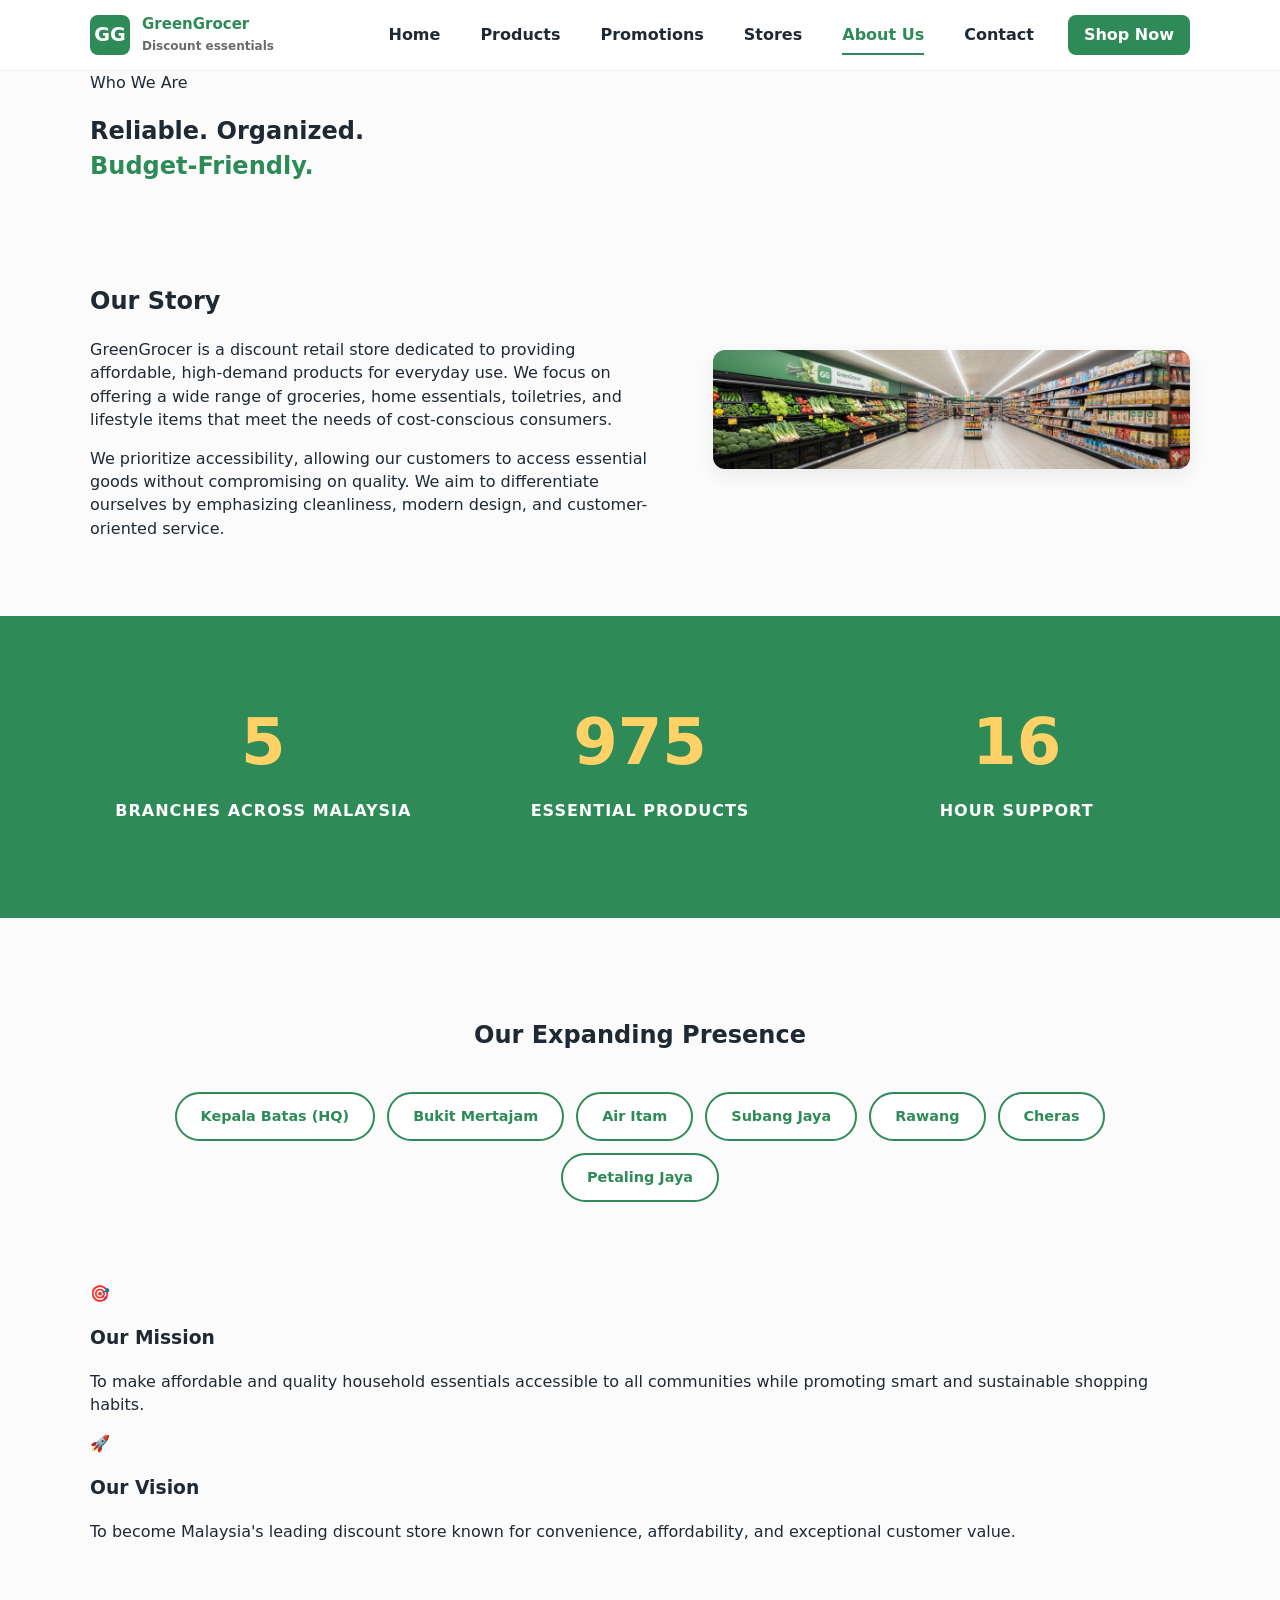
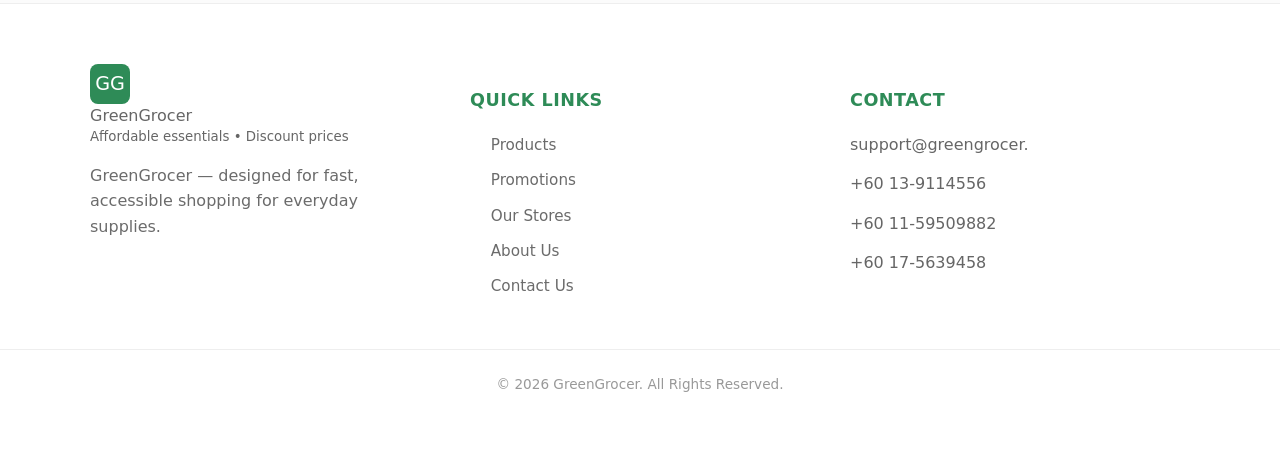
<file: about.html>
<html>
<head>
    <meta charset="utf-8" />
    <meta name="viewport" content="width=device-width,initial-scale=1" />
    <title>About GreenGrocer — Our Mission & Vision</title>
    <link rel="stylesheet" href="style.css">
</head>
<body>

    <header aria-label="Main header">
        <div class="container nav-row">
            <a class="brand" href="index.html">
                <div class="logo">GG</div>
                <div>
                    <div style="font-size:15px">GreenGrocer</div>
                    <div style="font-size:12px;color:var(--muted);margin-top:2px">Discount essentials</div>
                </div>
            </a>
            <nav class="nav-links">
                <ul>
                    <li><a href="index.html">Home</a></li>
                    <li><a href="products.html">Products</a></li>
                    <li><a href="promotions.html">Promotions</a></li>
                    <li><a href="stores.html">Stores</a></li>
					<li><a href="about.html" class="active">About Us</a></li>
                    <li><a href="contact.html">Contact</a></li>
                    <li><a class="cta" href="shop now.html">Shop Now <span id="cart-count"></span></a></li>
                </ul>
            </nav>
        </div>
    </header>

    <main>
    <section class="about-hero">
        <div class="container">
            <span class="kicker">Who We Are</span>
            <h1>Reliable. Organized. <br><span class="highlight">Budget-Friendly.</span></h1>
        </div>
    </section>

    <section class="container" style="padding: 60px 0;">
        <div class="about-grid">
            <div class="about-text">
                <h2>Our Story</h2>
                <p>GreenGrocer is a discount retail store dedicated to providing affordable, high-demand products for everyday use. We focus on offering a wide range of groceries, home essentials, toiletries, and lifestyle items that meet the needs of cost-conscious consumers.</p>
                <p>We prioritize accessibility, allowing our customers to access essential goods without compromising on quality. We aim to differentiate ourselves by emphasizing cleanliness, modern design, and customer-oriented service.</p>
            </div>
            <div class="about-image">
                <img src="promo/green.png" alt="GreenGrocer Storefront" class="responsive-about-img">
            </div>
        </div>
    </section>

    <section class="stats-section">
        <div class="container stats-grid">
            <div class="stat-item">
                <h2 class="counter" data-target="7">0</h2>
                <p>Branches across Malaysia</p>
            </div>
            <div class="stat-item">
                <h2 class="counter" data-target="1500">0</h2>
                <p>Essential Products</p>
            </div>
            <div class="stat-item">
                <h2 class="counter" data-target="24">0</h2>
                <p>Hour Support</p>
            </div>
        </div>
    </section>

    <section class="container" style="padding: 80px 0;">
        <h2 style="text-align: center; margin-bottom: 40px;">Our Expanding Presence</h2>
        <div class="branches-container">
            <div class="branch-pill">Kepala Batas (HQ)</div>
            <div class="branch-pill">Bukit Mertajam</div>
            <div class="branch-pill">Air Itam</div>
            <div class="branch-pill">Subang Jaya</div>
            <div class="branch-pill">Rawang</div>
            <div class="branch-pill">Cheras</div>
            <div class="branch-pill">Petaling Jaya</div>
        </div>
    </section>

    <section class="mission-vision-bg">
        <div class="container">
            <div class="mv-grid">
                <div class="mv-card">
                    <div class="mv-icon">🎯</div>
                    <h3>Our Mission</h3>
                    <p>To make affordable and quality household essentials accessible to all communities while promoting smart and sustainable shopping habits.</p>
                </div>
                <div class="mv-card">
                    <div class="mv-icon">🚀</div>
                    <h3>Our Vision</h3>
                    <p>To become Malaysia's leading discount store known for convenience, affordability, and exceptional customer value.</p>
                </div>
            </div>
        </div>
    </section>
</main>

<footer>
    <div class="container footer-content">
        <div class="footer-column brand-col">
            <div class="brand-row">
                <div class="logo">GG</div>
                <div>
                    <span class="footer-brand-name">GreenGrocer</span><br>
                    <small class="tagline">Affordable essentials • Discount prices</small>
                </div>
            </div>
            <p class="footer-desc">
                GreenGrocer — designed for fast, accessible shopping for everyday supplies. 
            </p>
        </div>

        <div class="footer-column">
			<h4>Quick Links</h4>
			<ul class="footer-links">
			<li><a href="products.html">Products</a></li>
			<li><a href="promotions.html">Promotions</a></li>
			<li><a href="stores.html">Our Stores</a></li>
			<li><a href="about.html">About Us</a></li>
			<li><a href="contact.html">Contact Us</a></li>
			</ul>
		</div>

        <div class="footer-column">
            <h4>Contact</h4>
            <p>support@greengrocer.</p>
            <p>+60 13-9114556</p>
			<p>+60 11-59509882</p>
			<p>+60 17-5639458</p>
        </div>
    </div>

    <div class="footer-bottom">
        <div class="container">
            © <span id="year">2026</span> GreenGrocer. All Rights Reserved.
        </div>
    </div>
</footer>
    <script src="javascript.js"></script>
</body>
</html>
</file>
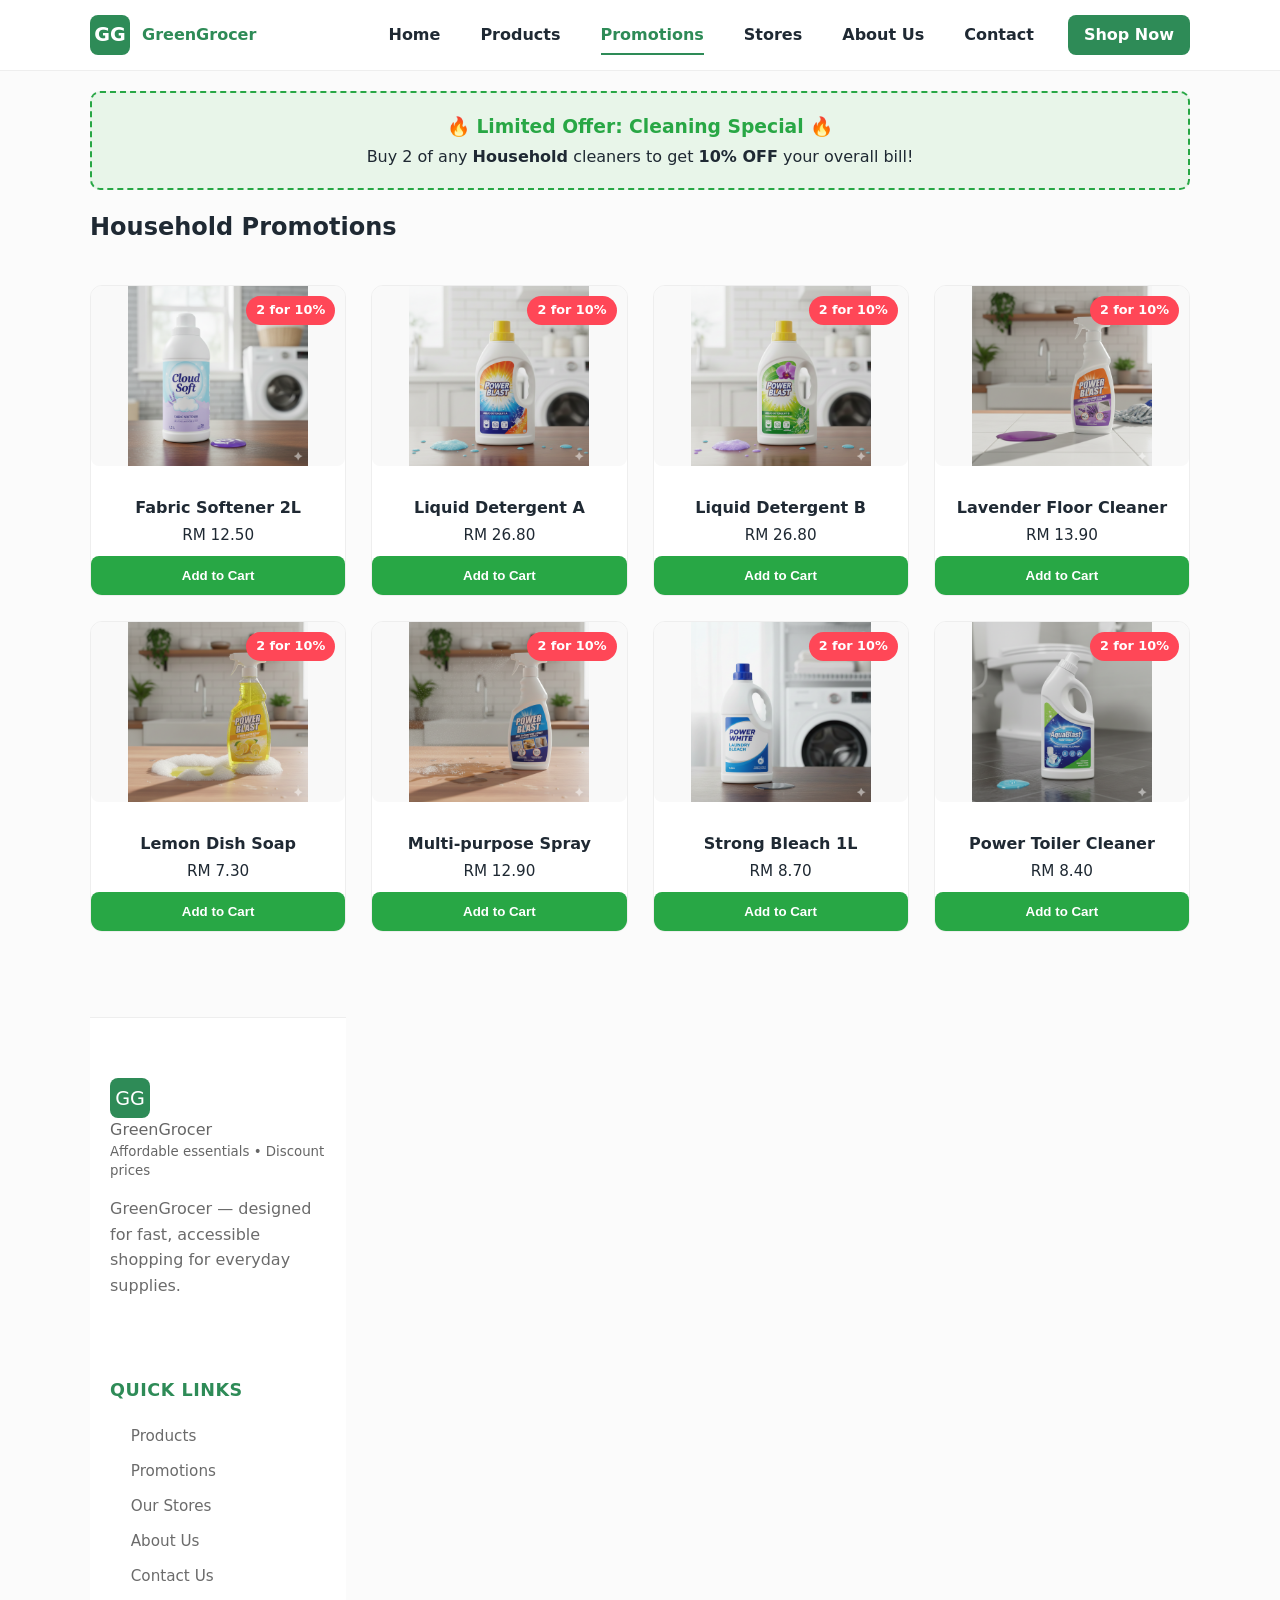
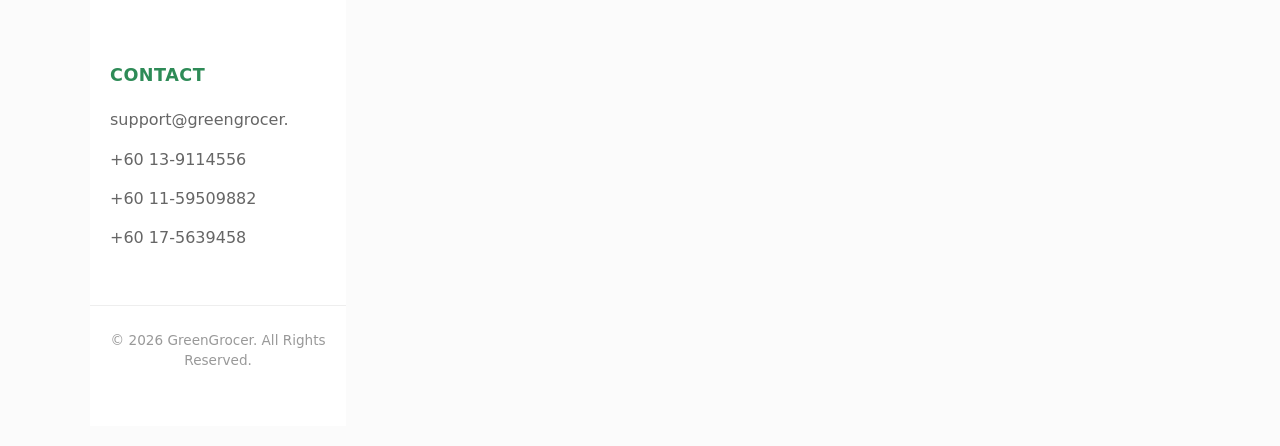
<file: cleaner.html>
<html>
<head>
    <meta charset="utf-8">
    <title>GreenGrocer — Products</title>
    <link rel="stylesheet" href="style.css">
</head>
<body>
    <header>
        <div class="container nav-row">
            <a class="brand" href="index.html"><div class="logo">GG</div>GreenGrocer</a>
            <nav class="nav-links">
                <ul>
                    <li><a href="index.html">Home</a></li>
                    <li><a href="products.html">Products</a></li>
                    <li><a href="promotions.html" class="active">Promotions</a></li>
                    <li><a href="stores.html">Stores</a></li>
					<li><a href="about.html">About Us</a></li>
                    <li><a href="contact.html">Contact</a></li>
                    <li><a class="cta" href="shop now.html">Shop Now <span id="cart-count"></span></a></li>
                </ul>
            </nav>
        </div>
    </header>
	
	<main class="container">
    <div class="promo-banner" style="background: #e8f5e9; padding: 20px; border-radius: 10px; margin: 20px 0; border: 2px dashed #28a745; text-align: center;">
        <h3 style="color: #28a745; margin: 0;">🔥 Limited Offer: Cleaning Special 🔥</h3>
        <p style="margin: 5px 0 0;">Buy 2 of any <strong>Household</strong> cleaners to get <strong>10% OFF</strong> your overall bill!</p>
    </div>

    <h2>Household Promotions</h2>
    <div class="grid" id="productGrid">
			
		<div class="card" data-category="household">
			<span class="discount-badge">2 for 10%</span>
            <img src="products/softener.png" alt="Fabric Softener">
            <h4>Fabric Softener 2L</h4>
            <div class="price">RM 12.50</div>
            <button class="add-btn">Add to Cart</button>
        </div>
		
		<div class="card" data-category="household">
			<span class="discount-badge">2 for 10%</span>
            <img src="promo/A.png" alt="Detergent A">
            <h4>Liquid Detergent A</h4>
            <div class="price">RM 26.80</div>
            <button class="add-btn">Add to Cart</button>
        </div>
		
		<div class="card" data-category="household">
			<span class="discount-badge">2 for 10%</span>
            <img src="promo/B.png" alt="Detergent B">
            <h4>Liquid Detergent B</h4>
            <div class="price">RM 26.80</div>
            <button class="add-btn">Add to Cart</button>
        </div>
		
		<div class="card" data-category="household">
			<span class="discount-badge">2 for 10%</span>
            <img src="promo/lavender.png" alt="Lavender Cleaner">
            <h4>Lavender Floor Cleaner</h4>
            <div class="price">RM 13.90</div>
            <button class="add-btn">Add to Cart</button>
        </div>
		
		<div class="card" data-category="household">
			<span class="discount-badge">2 for 10%</span>
            <img src="promo/lemon.png" alt="Fabric Softener">
            <h4>Lemon Dish Soap</h4>
            <div class="price">RM 7.30</div>
            <button class="add-btn">Add to Cart</button>
        </div>
		
		<div class="card" data-category="household">
			<span class="discount-badge">2 for 10%</span>
            <img src="promo/spray.png" alt="Fabric Softener">
            <h4>Multi-purpose Spray</h4>
            <div class="price">RM 12.90</div>
            <button class="add-btn">Add to Cart</button>
        </div>
		
		<div class="card" data-category="household">
			<span class="discount-badge">2 for 10%</span>
            <img src="products/bleach.png" alt="Strong Bleach 1L">
            <h4>Strong Bleach 1L</h4>
            <div class="price">RM 8.70</div>
            <button class="add-btn">Add to Cart</button>
        </div>
		
		<div class="card" data-category="household">
			<span class="discount-badge">2 for 10%</span>
            <img src="products/toilet.png" alt="Fabric Softener">
            <h4>Power Toiler Cleaner</h4>
            <div class="price">RM 8.40</div>
            <button class="add-btn">Add to Cart</button>
        </div>

    <footer>
    <div class="container footer-content">
        <div class="footer-column brand-col">
            <div class="brand-row">
                <div class="logo">GG</div>
                <div>
                    <span class="footer-brand-name">GreenGrocer</span><br>
                    <small class="tagline">Affordable essentials • Discount prices</small>
                </div>
            </div>
            <p class="footer-desc">
                GreenGrocer — designed for fast, accessible shopping for everyday supplies. 
            </p>
        </div>

        <div class="footer-column">
			<h4>Quick Links</h4>
			<ul class="footer-links">
			<li><a href="products.html">Products</a></li>
			<li><a href="promotions.html">Promotions</a></li>
			<li><a href="stores.html">Our Stores</a></li>
			<li><a href="about.html">About Us</a></li>
			<li><a href="contact.html">Contact Us</a></li>
			</ul>
		</div>

        <div class="footer-column">
            <h4>Contact</h4>
            <p>support@greengrocer.</p>
            <p>+60 13-9114556</p>
			<p>+60 11-59509882</p>
			<p>+60 17-5639458</p>
        </div>
    </div>

    <div class="footer-bottom">
        <div class="container">
            © <span id="year">2026</span> GreenGrocer. All Rights Reserved.
        </div>
    </div>
</footer>

    <script src="javascript.js"></script>
</body>
</html>
</file>
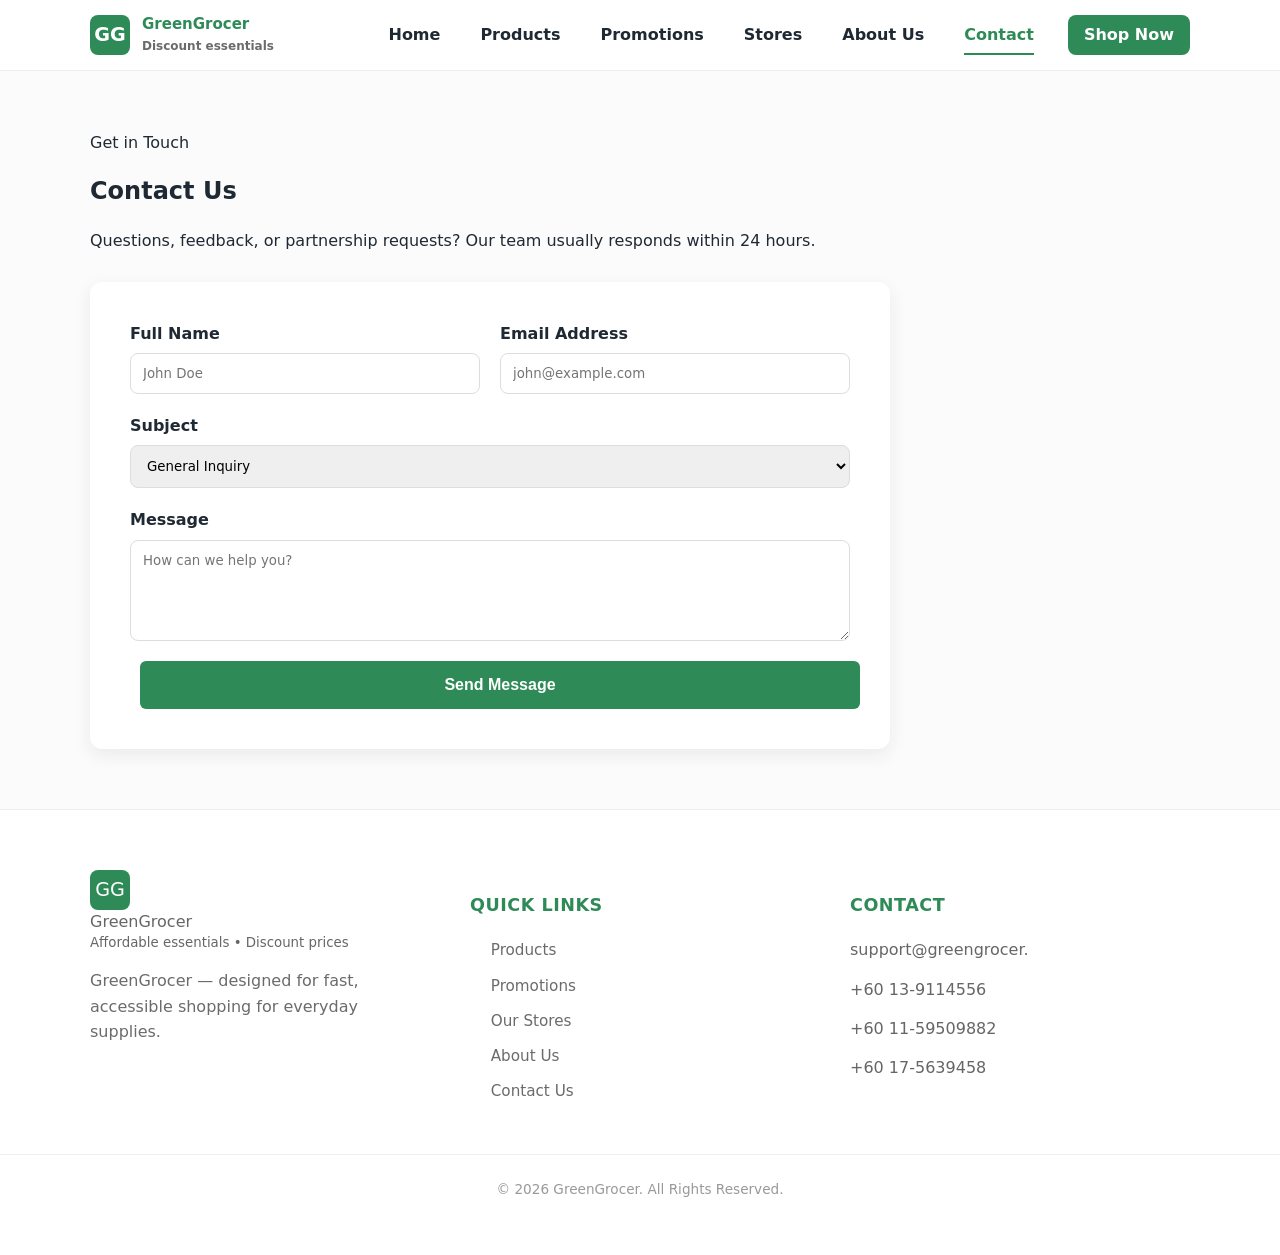
<file: contact.html>
<html>
<head>
  <meta charset="utf-8" />
  <title>GreenGrocer — Contact Us</title>
  <link rel="stylesheet" href="style.css">
</head>
<body>

  <header aria-label="Main header">
        <div class="container nav-row">
            <a class="brand" href="index.html">
                <div class="logo">GG</div>
                <div>
                    <div style="font-size:15px">GreenGrocer</div>
                    <div style="font-size:12px;color:var(--muted);margin-top:2px">Discount essentials</div>
                </div>
            </a>
      <nav class="nav-links">
  <ul>
    <li><a href="index.html">Home</a></li>
    <li><a href="products.html">Products</a></li>
    <li><a href="promotions.html">Promotions</a></li> 
	<li><a href="stores.html">Stores</a></li>
	<li><a href="about.html">About Us</a></li>
    <li><a href="contact.html" class="active">Contact</a></li>
   <li><a class="cta" href="shop now.html">Shop Now <span id="cart-count"></span></a></li>
  </ul>
</nav>
    </div>
  </header>

  <main class="container">
    <section class="contact-section">
        <span class="kicker">Get in Touch</span>
        <h2>Contact Us</h2>
        <p class="muted">Questions, feedback, or partnership requests? Our team usually responds within 24 hours.</p>

        <form id="contactForm" class="contact-form">
            <div class="form-row">
                <label>
                    <span class="small">Full Name</span>
                    <input type="text" name="name" placeholder="John Doe" required />
                </label>
                <label>
                    <span class="small">Email Address</span>
                    <input type="email" name="email" placeholder="john@example.com" required />
                </label>
            </div>
            <label>
                <span class="small">Subject</span>
                <select name="subject" class="form-input">
                    <option value="general">General Inquiry</option>
                    <option value="support">Customer Support</option>
                    <option value="partnership">Partnership</option>
                </select>
            </label>
            <label>
                <span class="small">Message</span>
                <textarea name="message" rows="5" placeholder="How can we help you?" required></textarea>
            </label>
            <button type="submit" class="cta send-btn">Send Message</button>
        </form>
    </section>

    <div id="toast" class="toast">
        <div class="toast-content">
            <div class="toast-icon">✓</div>
            <div class="toast-message">
                <strong>Message Sent!</strong>
                <p>Thank you for reaching out. We've received your inquiry and will get back to you shortly.</p>
            </div>
        </div>
    </div>
</main>

  <footer>
    <div class="container footer-content">
        <div class="footer-column brand-col">
            <div class="brand-row">
                <div class="logo">GG</div>
                <div>
                    <span class="footer-brand-name">GreenGrocer</span><br>
                    <small class="tagline">Affordable essentials • Discount prices</small>
                </div>
            </div>
            <p class="footer-desc">
                GreenGrocer — designed for fast, accessible shopping for everyday supplies. 
            </p>
        </div>

        <div class="footer-column">
			<h4>Quick Links</h4>
			<ul class="footer-links">
			<li><a href="products.html">Products</a></li>
			<li><a href="promotions.html">Promotions</a></li>
			<li><a href="stores.html">Our Stores</a></li>
			<li><a href="about.html">About Us</a></li>
			<li><a href="contact.html">Contact Us</a></li>
			</ul>
		</div>

        <div class="footer-column">
            <h4>Contact</h4>
            <p>support@greengrocer.</p>
            <p>+60 13-9114556</p>
			<p>+60 11-59509882</p>
			<p>+60 17-5639458</p>
        </div>
    </div>

    <div class="footer-bottom">
        <div class="container">
            © <span id="year">2026</span> GreenGrocer. All Rights Reserved.
        </div>
    </div>
</footer>

  <script src="javascript.js"></script>
</body>
</html>
</file>
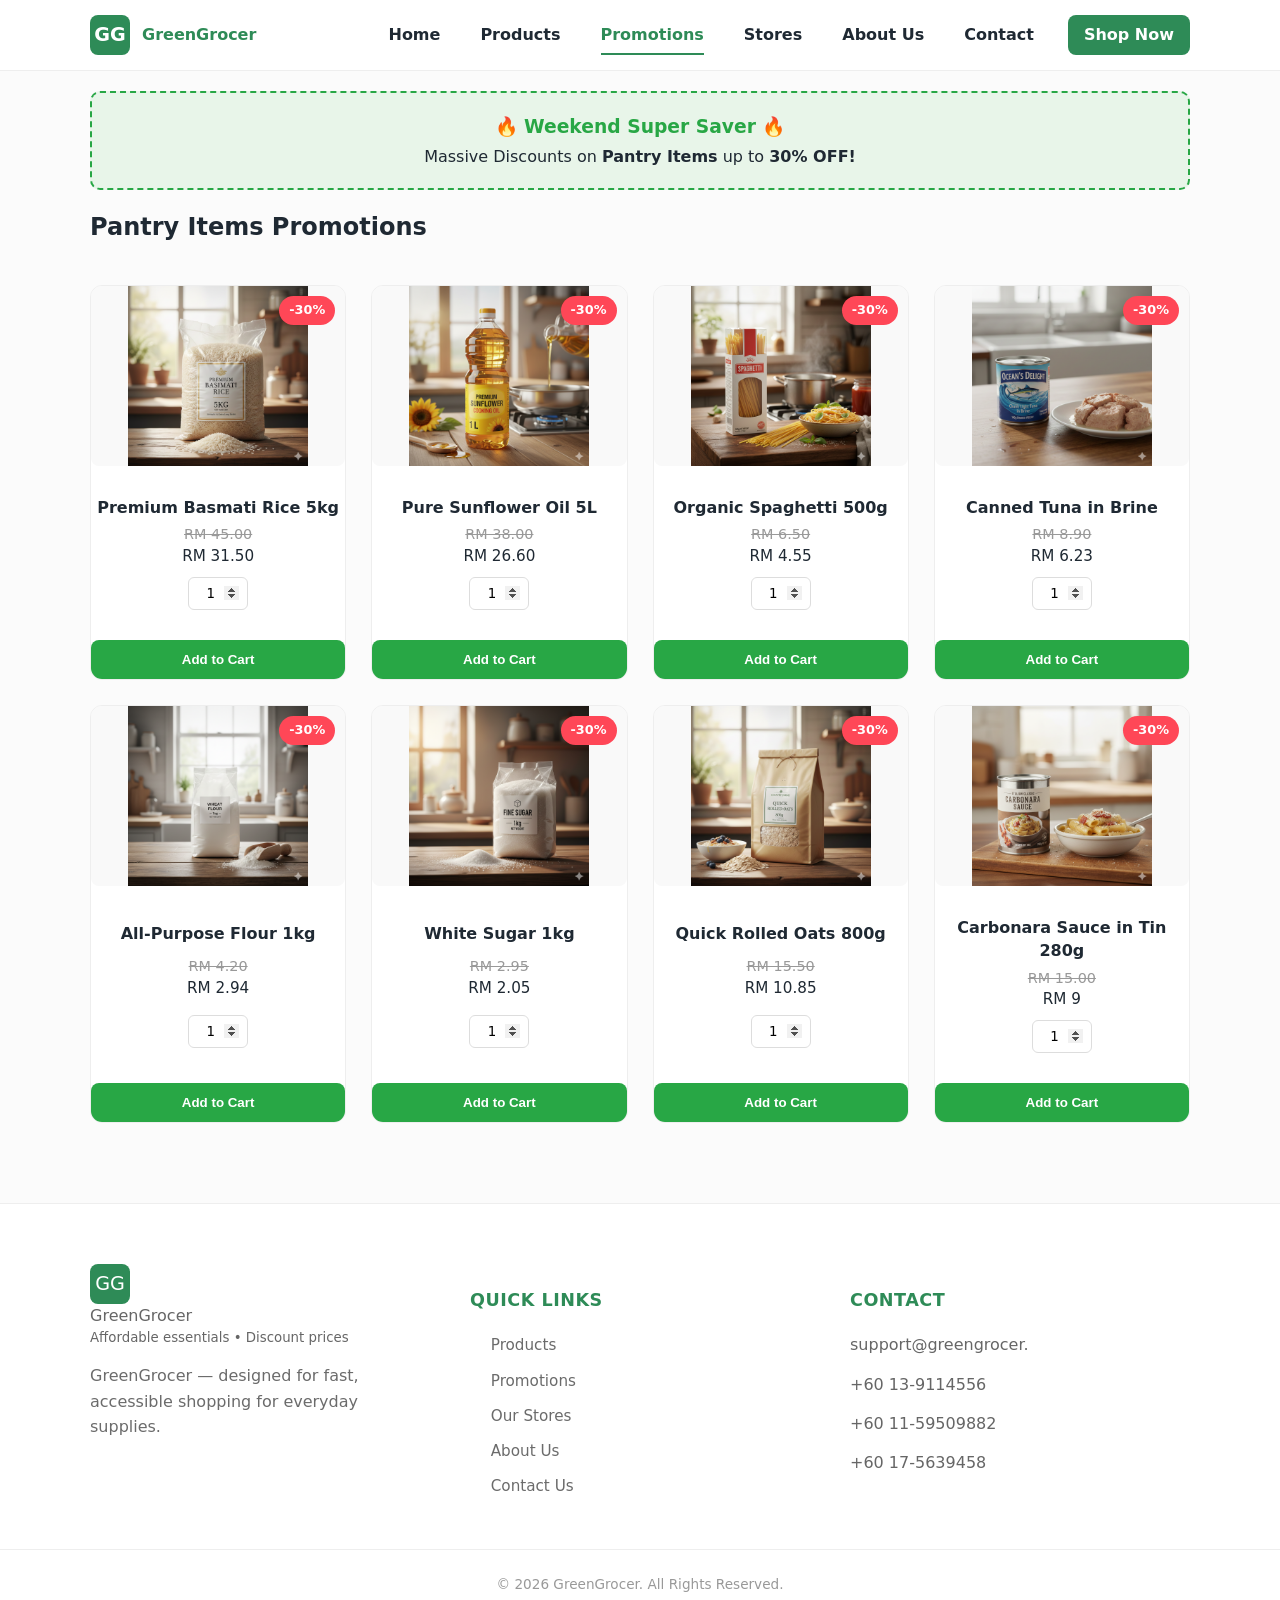
<file: pantry.html>
<html>
<head>
    <meta charset="utf-8">
    <title>GreenGrocer — Promotions</title>
    <link rel="stylesheet" href="style.css">
</head>
<body>
    <header>
        <div class="container nav-row">
            <a class="brand" href="index.html"><div class="logo">GG</div>GreenGrocer</a>
            <nav class="nav-links">
                <ul>
                    <li><a href="index.html">Home</a></li>
                    <li><a href="products.html">Products</a></li>
                    <li><a href="promotions.html" class="active">Promotions</a></li>
                    <li><a href="stores.html">Stores</a></li>
					<li><a href="about.html">About Us</a></li>
                    <li><a href="contact.html">Contact</a></li>
                    <li><a class="cta" href="shop now.html">Shop Now <span id="cart-count"></span></a></li>
                </ul>
            </nav>
        </div>
    </header>
    
    <main class="container">
        <div class="promo-banner" style="background: #e8f5e9; padding: 20px; border-radius: 10px; margin: 20px 0; border: 2px dashed #28a745; text-align: center;">
            <h3 style="color: #28a745; margin: 0;">🔥 Weekend Super Saver 🔥</h3>
            <p style="margin: 5px 0 0;">Massive Discounts on <strong>Pantry Items</strong> up to <strong>30% OFF!</strong></p>
        </div>

        <h2>Pantry Items Promotions</h2>
        
        <div class="grid" id="productGrid">
            <div class="card" data-category="groceries">
                <span class="discount-badge">-30%</span>
                <img src="promo/basmati.png" alt="Rice">
                <h4>Premium Basmati Rice 5kg</h4>
                <div class="price">
                    <span style="text-decoration: line-through; color: #999; font-size: 0.9rem;">RM 45.00</span><br>
                    RM 31.50
                </div>
                <div class="qty-container"><input type="number" class="qty-input" value="1" min="1"></div>
                <button class="add-btn">Add to Cart</button>
            </div>

            <div class="card" data-category="groceries">
                <span class="discount-badge">-30%</span>
                <img src="products/oil 1L.png" alt="Oil">
                <h4>Pure Sunflower Oil 5L</h4>
                <div class="price">
                    <span style="text-decoration: line-through; color: #999; font-size: 0.9rem;">RM 38.00</span><br>
                    RM 26.60
                </div>
                <div class="qty-container"><input type="number" class="qty-input" value="1" min="1"></div>
                <button class="add-btn">Add to Cart</button>
            </div>

            <div class="card" data-category="groceries">
                <span class="discount-badge">-30%</span>
                <img src="products/spaghetti.png" alt="Pasta">
                <h4>Organic Spaghetti 500g</h4>
                <div class="price">
                    <span style="text-decoration: line-through; color: #999; font-size: 0.9rem;">RM 6.50</span><br>
                    RM 4.55
                </div>
                <div class="qty-container"><input type="number" class="qty-input" value="1" min="1"></div>
                <button class="add-btn">Add to Cart</button>
            </div>

            <div class="card" data-category="groceries">
                <span class="discount-badge">-30%</span>
                <img src="promo/tuna.png" alt="Tuna">
                <h4>Canned Tuna in Brine</h4>
                <div class="price">
                    <span style="text-decoration: line-through; color: #999; font-size: 0.9rem;">RM 8.90</span><br>
                    RM 6.23
                </div>
                <div class="qty-container"><input type="number" class="qty-input" value="1" min="1"></div>
                <button class="add-btn">Add to Cart</button>
            </div>

            <div class="card" data-category="groceries">
                <span class="discount-badge">-30%</span>
                <img src="products/flour.png" alt="Flour">
                <h4>All-Purpose Flour 1kg</h4>
                <div class="price">
                    <span style="text-decoration: line-through; color: #999; font-size: 0.9rem;">RM 4.20</span><br>
                    RM 2.94
                </div>
                <div class="qty-container"><input type="number" class="qty-input" value="1" min="1"></div>
                <button class="add-btn">Add to Cart</button>
            </div>

            <div class="card" data-category="groceries">
                <span class="discount-badge">-30%</span>
                <img src="products/sugar.png" alt="Honey">
                <h4>White Sugar 1kg</h4>
                <div class="price">
                    <span style="text-decoration: line-through; color: #999; font-size: 0.9rem;">RM 2.95</span><br>
                    RM 2.05
                </div>
                <div class="qty-container"><input type="number" class="qty-input" value="1" min="1"></div>
                <button class="add-btn">Add to Cart</button>
            </div>

            <div class="card" data-category="groceries">
                <span class="discount-badge">-30%</span>
                <img src="promo/oat.png" alt="Oats">
                <h4>Quick Rolled Oats 800g</h4>
                <div class="price">
                    <span style="text-decoration: line-through; color: #999; font-size: 0.9rem;">RM 15.50</span><br>
                    RM 10.85
                </div>
                <div class="qty-container"><input type="number" class="qty-input" value="1" min="1"></div>
                <button class="add-btn">Add to Cart</button>
            </div>
			
			<div class="card" data-category="groceries">
                <span class="discount-badge">-30%</span>
                <img src="promo/carbonara.png" alt="Oats">
                <h4>Carbonara Sauce in Tin 280g</h4>
                <div class="price">
                    <span style="text-decoration: line-through; color: #999; font-size: 0.9rem;">RM 15.00</span><br>
                    RM 9
                </div>
                <div class="qty-container"><input type="number" class="qty-input" value="1" min="1"></div>
                <button class="add-btn">Add to Cart</button>
            </div>
        </div>
    </main>

    <footer>
    <div class="container footer-content">
        <div class="footer-column brand-col">
            <div class="brand-row">
                <div class="logo">GG</div>
                <div>
                    <span class="footer-brand-name">GreenGrocer</span><br>
                    <small class="tagline">Affordable essentials • Discount prices</small>
                </div>
            </div>
            <p class="footer-desc">
                GreenGrocer — designed for fast, accessible shopping for everyday supplies. 
            </p>
        </div>

        <div class="footer-column">
			<h4>Quick Links</h4>
			<ul class="footer-links">
			<li><a href="products.html">Products</a></li>
			<li><a href="promotions.html">Promotions</a></li>
			<li><a href="stores.html">Our Stores</a></li>
			<li><a href="about.html">About Us</a></li>
			<li><a href="contact.html">Contact Us</a></li>
			</ul>
		</div>

        <div class="footer-column">
            <h4>Contact</h4>
            <p>support@greengrocer.</p>
            <p>+60 13-9114556</p>
			<p>+60 11-59509882</p>
			<p>+60 17-5639458</p>
        </div>
    </div>

    <div class="footer-bottom">
        <div class="container">
            © <span id="year">2026</span> GreenGrocer. All Rights Reserved.
        </div>
    </div>
</footer>
    <script src="javascript.js"></script>
</body>
</html>
</file>
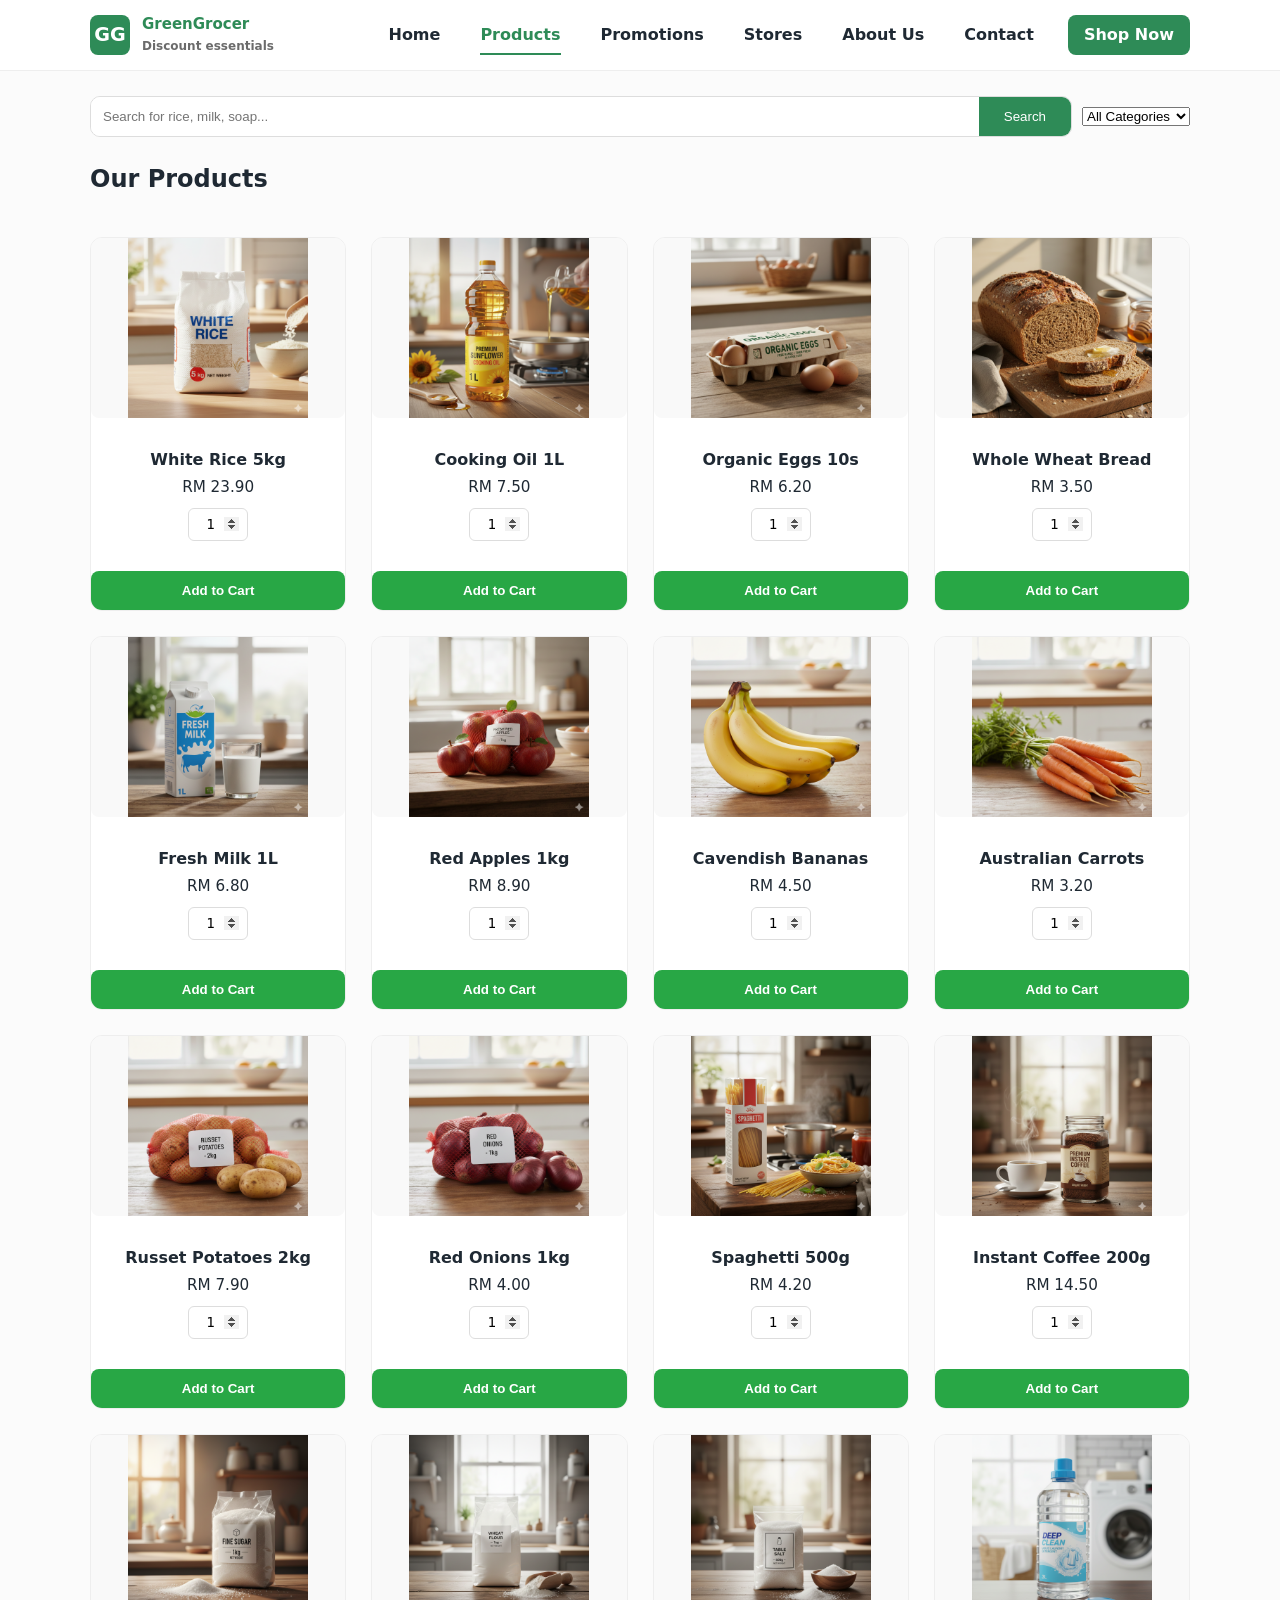
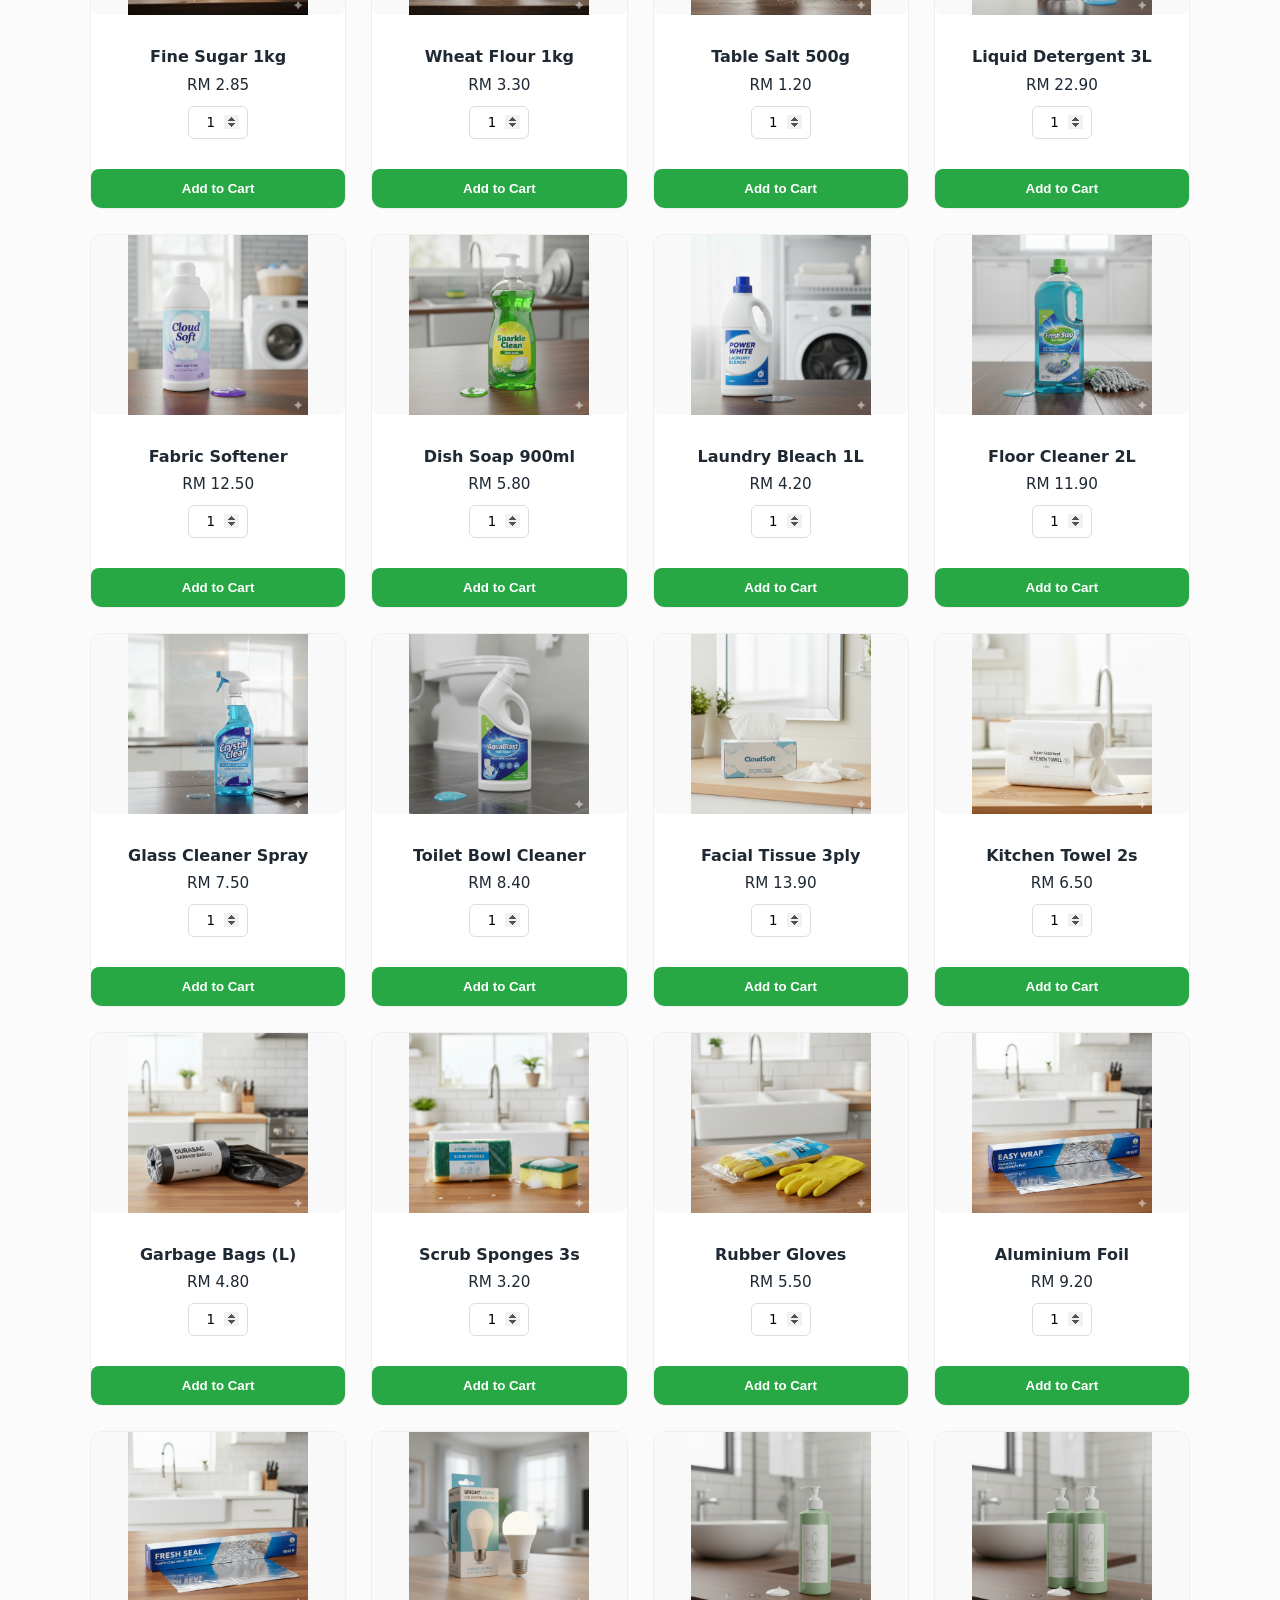
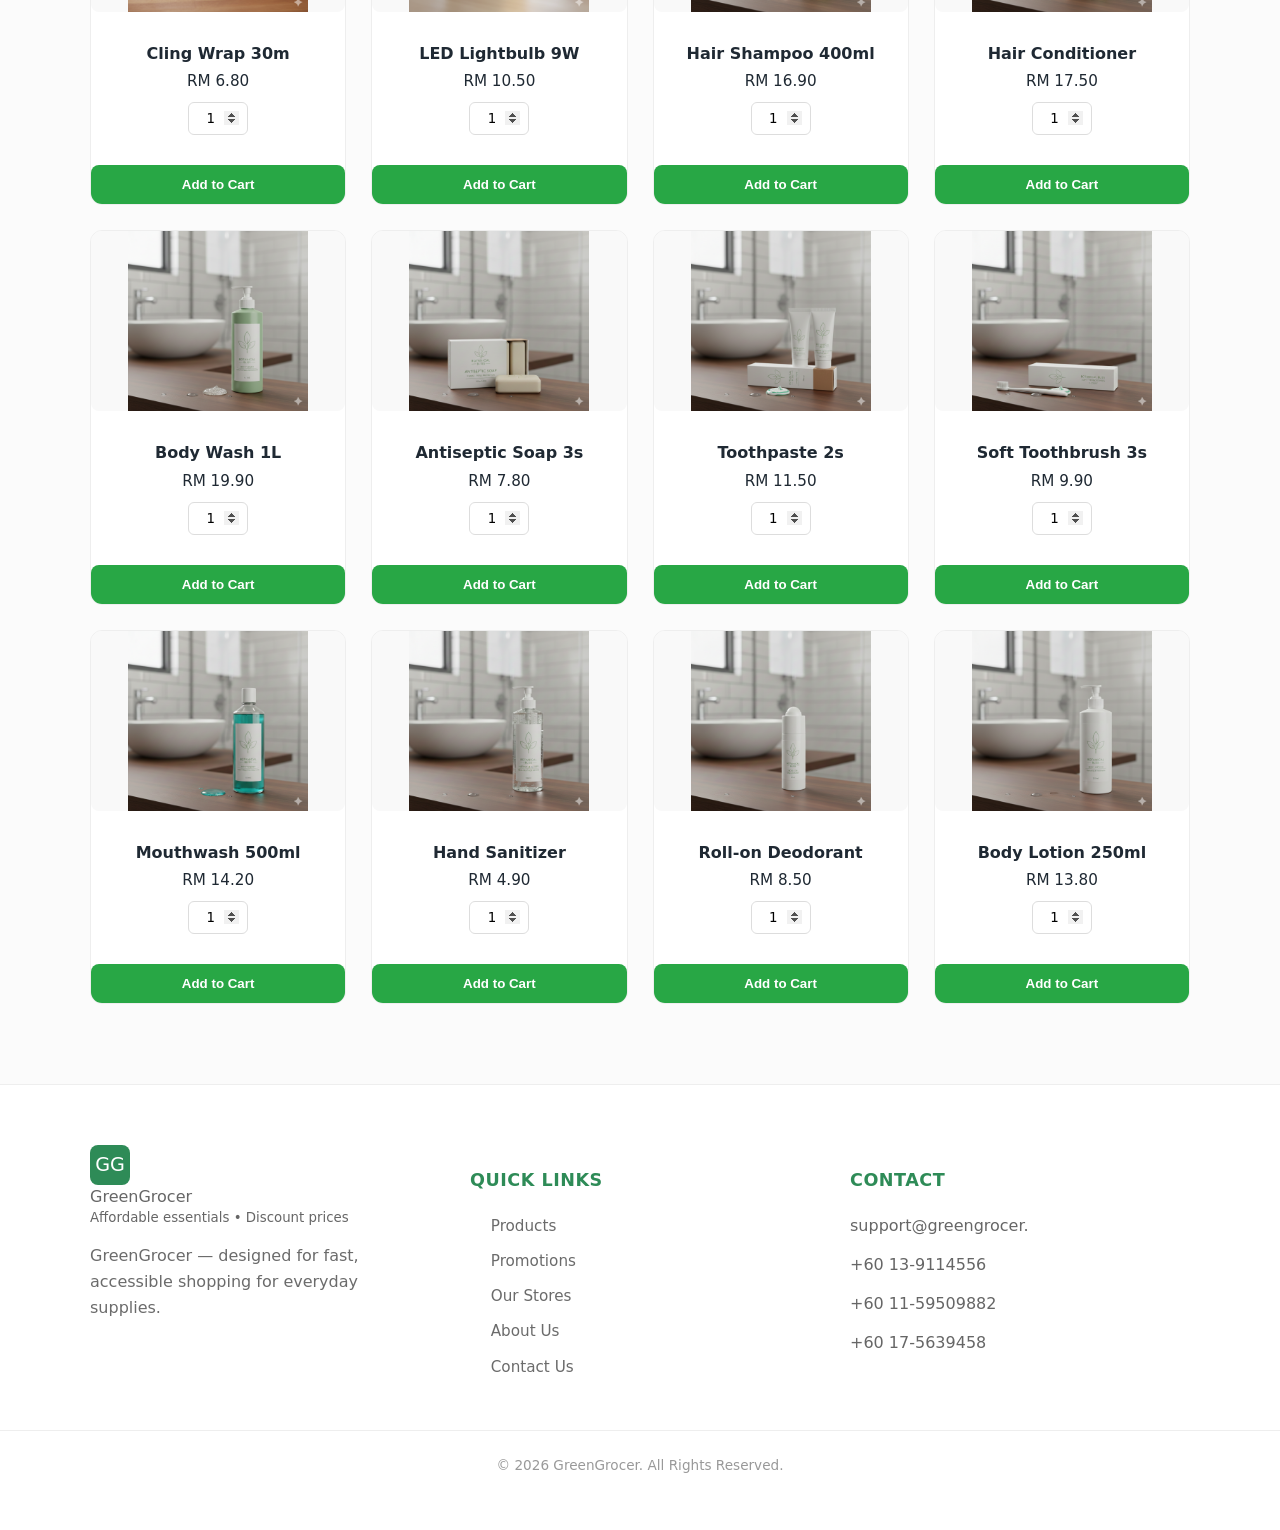
<file: products.html>
<html>
<head>
    <meta charset="utf-8">
    <title>GreenGrocer — Products</title>
    <link rel="stylesheet" href="style.css">
</head>
<body>
    <header aria-label="Main header">
        <div class="container nav-row">
            <a class="brand" href="index.html">
                <div class="logo">GG</div>
                <div>
                    <div style="font-size:15px">GreenGrocer</div>
                    <div style="font-size:12px;color:var(--muted);margin-top:2px">Discount essentials</div>
                </div>
            </a>
            <nav class="nav-links">
                <ul>
                    <li><a href="index.html">Home</a></li>
                    <li><a href="products.html" class="active">Products</a></li>
                    <li><a href="promotions.html">Promotions</a></li>
                    <li><a href="stores.html">Stores</a></li>
					<li><a href="about.html">About Us</a></li>
                    <li><a href="contact.html">Contact</a></li>
                    <li><a class="cta" href="shop now.html">Shop Now <span id="cart-count"></span></a></li>
                </ul>
            </nav>
        </div>
    </header>

    <main class="container">
        <section class="search-section">
            <div class="search-container">
                <div class="search-box">
                    <input type="text" id="searchInput" placeholder="Search for rice, milk, soap...">
                    <button id="searchBtn">Search</button>
                </div>
                <div class="filter-box">
                    <select id="categoryFilter">
                        <option value="all">All Categories</option>
                        <option value="groceries">Groceries</option>
                        <option value="household">Household</option>
                        <option value="personal">Personal Care</option>
                    </select>
                </div>
            </div>
        </section>

        <h2 id="sectionTitle">Our Products</h2>
        
        <div class="grid">
           
		   <div class="card" data-category="groceries">
                <img src="products/rice 5kg.png" alt="Rice">
                <h4>White Rice 5kg</h4>
                <div class="price">RM 23.90</div>
                <div class="qty-container"><input type="number" class="qty-input" value="1" min="1"></div>
                <button class="add-btn">Add to Cart</button>
            </div>
			
            <div class="card" data-category="groceries">
				<img src="products/oil 1L.png" alt="Oil">
				<h4>Cooking Oil 1L</h4>
				<div class="price">RM 7.50</div>
				<div class="qty-container"><input type="number" class="qty-input" value="1" min="1"></div>
				<button class="add-btn">Add to Cart</button>
			</div>
			
            <div class="card" data-category="groceries">
				<img src="products/eggs.png" alt="Eggs">
				<h4>Organic Eggs 10s</h4>
				<div class="price">RM 6.20</div>
				<div class="qty-container"><input type="number" class="qty-input" value="1" min="1"></div>
				<button class="add-btn">Add to Cart</button>
			</div>
			
            <div class="card" data-category="groceries">
				<img src="products/bread.png" alt="Bread">
				<h4>Whole Wheat Bread</h4>
				<div class="price">RM 3.50</div>
				<div class="qty-container"><input type="number" class="qty-input" value="1" min="1"></div>
				<button class="add-btn">Add to Cart</button>
				</div>
			
            <div class="card" data-category="groceries">
				<img src="products/milk.png" alt="Milk">
				<h4>Fresh Milk 1L</h4>
				<div class="price">RM 6.80</div>
				<div class="qty-container"><input type="number" class="qty-input" value="1" min="1"></div>
				<button class="add-btn">Add to Cart</button>
			</div>
			
            <div class="card" data-category="groceries">
				<img src="products/apples.png" alt="Apples">
				<h4>Red Apples 1kg</h4>
				<div class="price">RM 8.90</div>
				<div class="qty-container"><input type="number" class="qty-input" value="1" min="1"></div>
				<button class="add-btn">Add to Cart</button>
			</div>
			
            <div class="card" data-category="groceries">
				<img src="products/banana.png" alt="Bananas">
				<h4>Cavendish Bananas</h4>
				<div class="price">RM 4.50</div>
				<div class="qty-container"><input type="number" class="qty-input" value="1" min="1"></div>
				<button class="add-btn">Add to Cart</button>
			</div>
			
            <div class="card" data-category="groceries">
				<img src="products/carrots.png" alt="Carrots">
				<h4>Australian Carrots</h4>
				<div class="price">RM 3.20</div>
				<div class="qty-container"><input type="number" class="qty-input" value="1" min="1"></div>
				<button class="add-btn">Add to Cart</button>
			</div>
			
            <div class="card" data-category="groceries">
				<img src="products/potatoes.png" alt="Potato">
				<h4>Russet Potatoes 2kg</h4>
				<div class="price">RM 7.90</div>
				<div class="qty-container"><input type="number" class="qty-input" value="1" min="1"></div>
				<button class="add-btn">Add to Cart</button>
			</div>
			
            <div class="card" data-category="groceries">
				<img src="products/onions.png" alt="Onion">
				<h4>Red Onions 1kg</h4>
				<div class="price">RM 4.00</div>
				<div class="qty-container"><input type="number" class="qty-input" value="1" min="1"></div>
				<button class="add-btn">Add to Cart</button>
			</div>
			
            <div class="card" data-category="groceries">
				<img src="products/spaghetti.png" alt="Pasta">
				<h4>Spaghetti 500g</h4>
				<div class="price">RM 4.20</div>
				<div class="qty-container"><input type="number" class="qty-input" value="1" min="1"></div>
				<button class="add-btn">Add to Cart</button>
			</div>
			
            <div class="card" data-category="groceries">
				<img src="products/coffee.png" alt="Coffee">
				<h4>Instant Coffee 200g</h4>
				<div class="price">RM 14.50</div>
				<div class="qty-container"><input type="number" class="qty-input" value="1" min="1"></div>
				<button class="add-btn">Add to Cart</button>
			</div>
			
            <div class="card" data-category="groceries">
				<img src="products/sugar.png" alt="Sugar">
				<h4>Fine Sugar 1kg</h4>
				<div class="price">RM 2.85</div>
				<div class="qty-container"><input type="number" class="qty-input" value="1" min="1"></div>
				<button class="add-btn">Add to Cart</button>
			</div>
			
            <div class="card" data-category="groceries">
				<img src="products/flour.png" alt="Flour">
				<h4>Wheat Flour 1kg</h4>
				<div class="price">RM 3.30</div>
				<div class="qty-container"><input type="number" class="qty-input" value="1" min="1"></div>
				<button class="add-btn">Add to Cart</button>
			</div>
			
            <div class="card" data-category="groceries">
				<img src="products/table-salt.png" alt="Salt">
				<h4>Table Salt 500g</h4>
				<div class="price">RM 1.20</div>
				<div class="qty-container"><input type="number" class="qty-input" value="1" min="1"></div>
				<button class="add-btn">Add to Cart</button>
			</div>

            <div class="card" data-category="household">
				<img src="products/detergent.png" alt="Detergent">
				<h4>Liquid Detergent 3L</h4>
				<div class="price">RM 22.90</div>
				<div class="qty-container"><input type="number" class="qty-input" value="1" min="1"></div>
				<button class="add-btn">Add to Cart</button>
			</div>
			
            <div class="card" data-category="household">
				<img src="products/softener.png" alt="Softener">
				<h4>Fabric Softener</h4>
				<div class="price">RM 12.50</div>
				<div class="qty-container"><input type="number" class="qty-input" value="1" min="1"></div>
				<button class="add-btn">Add to Cart</button>
			</div>
			
            <div class="card" data-category="household">
				<img src="products/dish.png" alt="DishSoap">
				<h4>Dish Soap 900ml</h4>
				<div class="price">RM 5.80</div>
				<div class="qty-container"><input type="number" class="qty-input" value="1" min="1"></div>
				<button class="add-btn">Add to Cart</button>
			</div>
			
            <div class="card" data-category="household">
				<img src="products/bleach.png" alt="Bleach">
				<h4>Laundry Bleach 1L</h4>
				<div class="price">RM 4.20</div>
				<div class="qty-container"><input type="number" class="qty-input" value="1" min="1"></div>
				<button class="add-btn">Add to Cart</button>
			</div>
			
            <div class="card" data-category="household">
				<img src="products/floor.png" alt="Floor">
				<h4>Floor Cleaner 2L</h4>
				<div class="price">RM 11.90</div>
				<div class="qty-container"><input type="number" class="qty-input" value="1" min="1"></div>
				<button class="add-btn">Add to Cart</button>
			</div>
			
            <div class="card" data-category="household">
				<img src="products/glass.png" alt="Glass">
				<h4>Glass Cleaner Spray</h4>
				<div class="price">RM 7.50</div>
				<div class="qty-container"><input type="number" class="qty-input" value="1" min="1"></div>
				<button class="add-btn">Add to Cart</button>
			</div>
			
            <div class="card" data-category="household">
				<img src="products/toilet.png" alt="Toilet">
				<h4>Toilet Bowl Cleaner</h4>
				<div class="price">RM 8.40</div>
				<div class="qty-container"><input type="number" class="qty-input" value="1" min="1"></div>
				<button class="add-btn">Add to Cart</button>
			</div>
			
            <div class="card" data-category="household">
				<img src="products/tissue.png" alt="Tissue">
				<h4>Facial Tissue 3ply</h4>
				<div class="price">RM 13.90</div>
				<div class="qty-container"><input type="number" class="qty-input" value="1" min="1"></div>
				<button class="add-btn">Add to Cart</button>
			</div>
			
            <div class="card" data-category="household">
				<img src="products/kitchen.png" alt="Kitchen">
				<h4>Kitchen Towel 2s</h4>
				<div class="price">RM 6.50</div>
				<div class="qty-container"><input type="number" class="qty-input" value="1" min="1"></div>
				<button class="add-btn">Add to Cart</button>
			</div>
			
            <div class="card" data-category="household">
				<img src="products/garbage.png" alt="Garbage">
				<h4>Garbage Bags (L)</h4>
				<div class="price">RM 4.80</div><div class="qty-container"><input type="number" class="qty-input" value="1" min="1"></div>
				<button class="add-btn">Add to Cart</button>
			</div>
			
            <div class="card" data-category="household">
				<img src="products/sponge.png" alt="Sponge">
				<h4>Scrub Sponges 3s</h4>
				<div class="price">RM 3.20</div>
				<div class="qty-container"><input type="number" class="qty-input" value="1" min="1"></div>
				<button class="add-btn">Add to Cart</button>
			</div>
			
            <div class="card" data-category="household">
				<img src="products/gloves.png" alt="Gloves"><h4>Rubber Gloves</h4>
				<div class="price">RM 5.50</div>
				<div class="qty-container"><input type="number" class="qty-input" value="1" min="1"></div>
				<button class="add-btn">Add to Cart</button>
			</div>
			
            <div class="card" data-category="household">
				<img src="products/aluminum.png" alt="Foil">
				<h4>Aluminium Foil</h4>
				<div class="price">RM 9.20</div>
				<div class="qty-container"><input type="number" class="qty-input" value="1" min="1"></div>
				<button class="add-btn">Add to Cart</button>
			</div>
			
            <div class="card" data-category="household">
				<img src="products/cling.png" alt="Wrap">
				<h4>Cling Wrap 30m</h4>
				<div class="price">RM 6.80</div>
				<div class="qty-container"><input type="number" class="qty-input" value="1" min="1"></div>
				<button class="add-btn">Add to Cart</button>
			</div>
			
            <div class="card" data-category="household">
				<img src="products/lightbulb.png" alt="Bulb">
				<h4>LED Lightbulb 9W</h4>
				<div class="price">RM 10.50</div>
				<div class="qty-container"><input type="number" class="qty-input" value="1" min="1"></div>
				<button class="add-btn">Add to Cart</button>
			</div>

            <div class="card" data-category="personal">
				<img src="products/shampoo.png" alt="Shampoo">
				<h4>Hair Shampoo 400ml</h4>
				<div class="price">RM 16.90</div>
				<div class="qty-container"><input type="number" class="qty-input" value="1" min="1"></div>
				<button class="add-btn">Add to Cart</button>
			</div>
			
            <div class="card" data-category="personal">
				<img src="products/conditioner.png" alt="Conditioner">
				<h4>Hair Conditioner</h4>
				<div class="price">RM 17.50</div>
				<div class="qty-container"><input type="number" class="qty-input" value="1" min="1"></div>
				<button class="add-btn">Add to Cart</button>
			</div>
			
            <div class="card" data-category="personal">
				<img src="products/body wash.png" alt="BodyWash">
				<h4>Body Wash 1L</h4>
				<div class="price">RM 19.90</div>
				<div class="qty-container"><input type="number" class="qty-input" value="1" min="1"></div>
				<button class="add-btn">Add to Cart</button>
			</div>
			
            <div class="card" data-category="personal">
				<img src="products/antiseptic-soap.png" alt="SoapBar">
				<h4>Antiseptic Soap 3s</h4>
				<div class="price">RM 7.80</div>
				<div class="qty-container"><input type="number" class="qty-input" value="1" min="1"></div>
				<button class="add-btn">Add to Cart</button>
			</div>
			
            <div class="card" data-category="personal">
				<img src="products/toothpaste.png" alt="Toothpaste">
				<h4>Toothpaste 2s</h4>
				<div class="price">RM 11.50</div>
				<div class="qty-container"><input type="number" class="qty-input" value="1" min="1"></div>
				<button class="add-btn">Add to Cart</button>
			</div>
			
            <div class="card" data-category="personal">
				<img src="products/toothbrush.png" alt="Brush">
				<h4>Soft Toothbrush 3s</h4>
				<div class="price">RM 9.90</div>
				<div class="qty-container"><input type="number" class="qty-input" value="1" min="1"></div>
				<button class="add-btn">Add to Cart</button>
			</div>
			
            <div class="card" data-category="personal">
				<img src="products/mouthwash.png" alt="Mouthwash">
				<h4>Mouthwash 500ml</h4>
				<div class="price">RM 14.20</div>
				<div class="qty-container"><input type="number" class="qty-input" value="1" min="1"></div>
				<button class="add-btn">Add to Cart</button>
			</div>
			
            <div class="card" data-category="personal">
				<img src="products/sanitizer.png" alt="Sanitizer">
				<h4>Hand Sanitizer</h4>
				<div class="price">RM 4.90</div>
				<div class="qty-container"><input type="number" class="qty-input" value="1" min="1"></div>
				<button class="add-btn">Add to Cart</button>
			</div>
			
            <div class="card" data-category="personal">
				<img src="products/deodorant.png" alt="Deodorant">
				<h4>Roll-on Deodorant</h4>
				<div class="price">RM 8.50</div>
				<div class="qty-container"><input type="number" class="qty-input" value="1" min="1"></div>
				<button class="add-btn">Add to Cart</button>
			</div>
			
            <div class="card" data-category="personal">
				<img src="products/lotion.png" alt="Lotion">
				<h4>Body Lotion 250ml</h4>
				<div class="price">RM 13.80</div>
				<div class="qty-container"><input type="number" class="qty-input" value="1" min="1"></div>
				<button class="add-btn">Add to Cart</button>
			</div>
        </div>
		
    </main>

    <footer>
    <div class="container footer-content">
        <div class="footer-column brand-col">
            <div class="brand-row">
                <div class="logo">GG</div>
                <div>
                    <span class="footer-brand-name">GreenGrocer</span><br>
                    <small class="tagline">Affordable essentials • Discount prices</small>
                </div>
            </div>
            <p class="footer-desc">
                GreenGrocer — designed for fast, accessible shopping for everyday supplies. 
            </p>
        </div>

        <div class="footer-column">
			<h4>Quick Links</h4>
			<ul class="footer-links">
			<li><a href="products.html">Products</a></li>
			<li><a href="promotions.html">Promotions</a></li>
			<li><a href="stores.html">Our Stores</a></li>
			<li><a href="about.html">About Us</a></li>
			<li><a href="contact.html">Contact Us</a></li>
			</ul>
		</div>

        <div class="footer-column">
            <h4>Contact</h4>
            <p>support@greengrocer.</p>
            <p>+60 13-9114556</p>
			<p>+60 11-59509882</p>
			<p>+60 17-5639458</p>
        </div>
    </div>

    <div class="footer-bottom">
        <div class="container">
            © <span id="year">2026</span> GreenGrocer. All Rights Reserved.
        </div>
    </div>
</footer>
    <script src="javascript.js"></script>
</body>
</html>
</file>
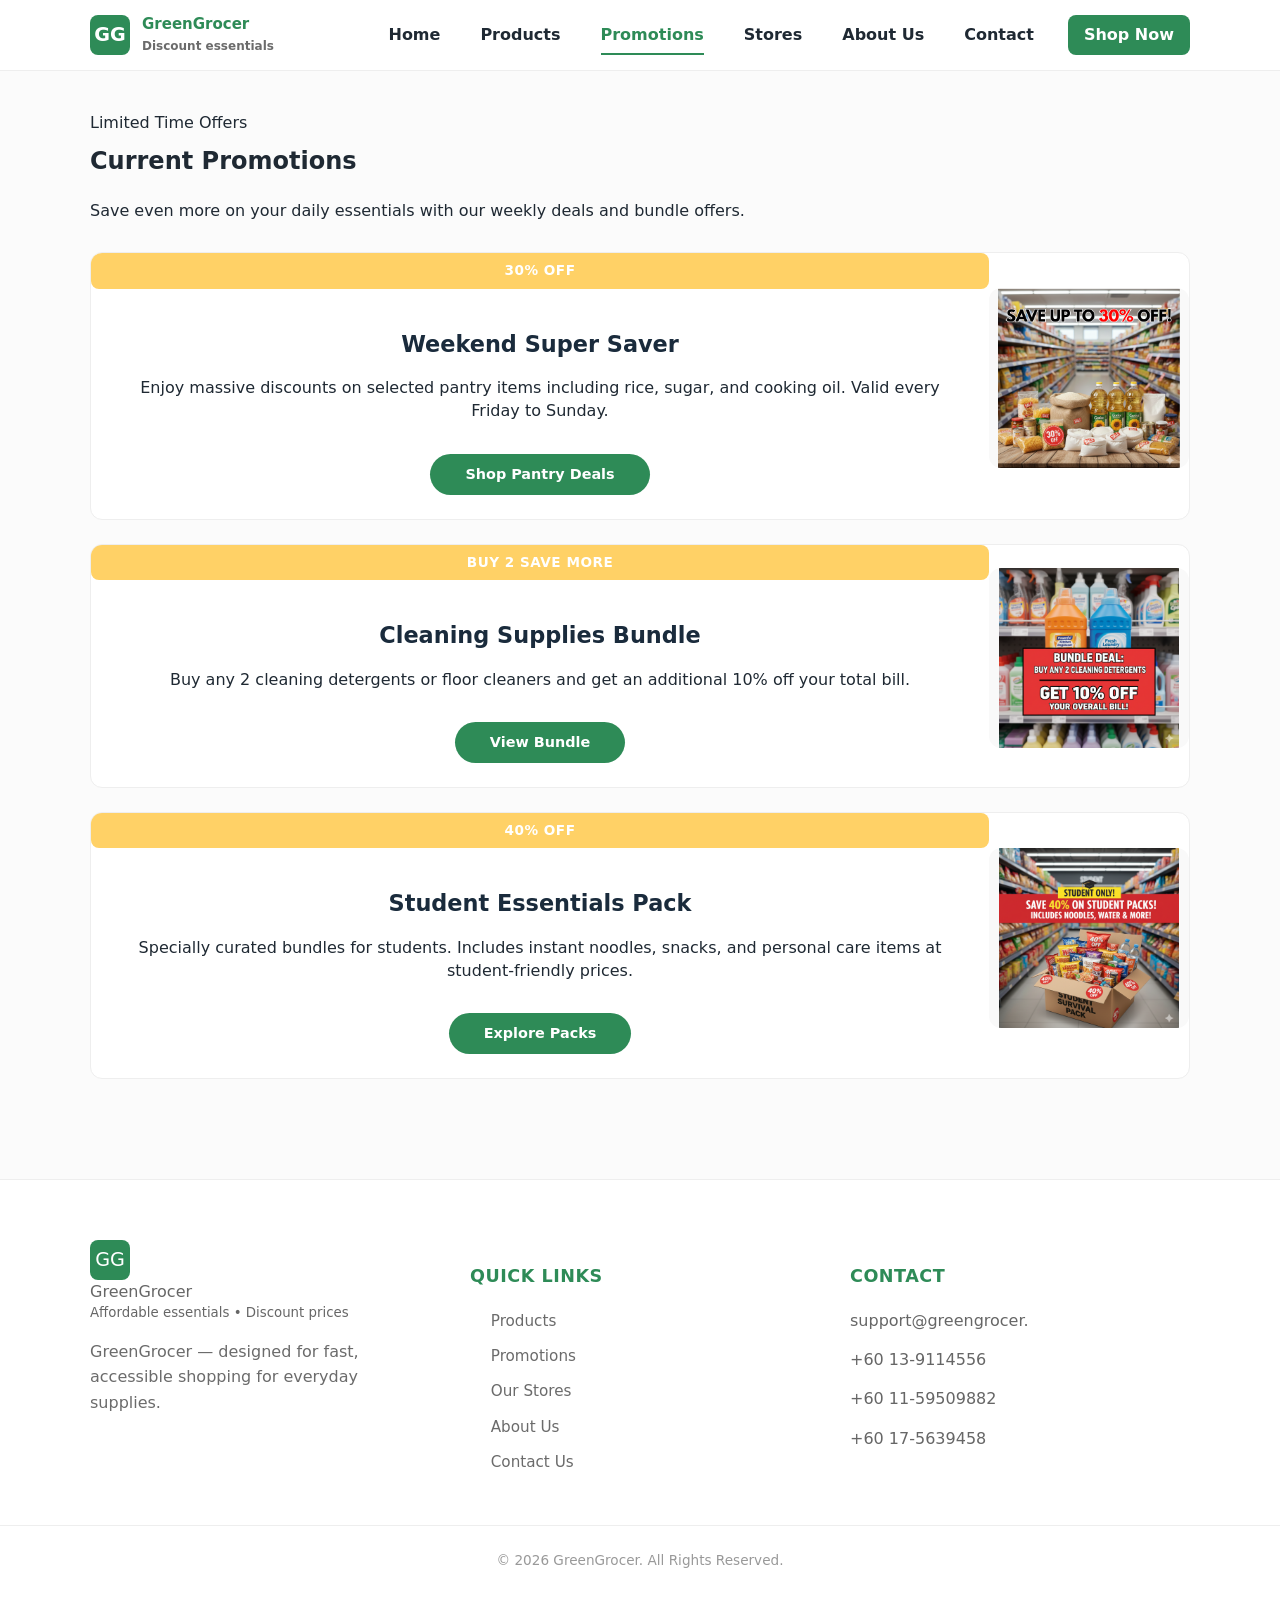
<file: promotions.html>
<html>
<head>
  <meta charset="utf-8" />
  <meta name="viewport" content="width=device-width,initial-scale=1" />
  <title>GreenGrocer — Exclusive Promotions</title>
  <link rel="stylesheet" href="style.css">
</head>
<body>

  <header aria-label="Main header">
    <div class="container nav-row">
      <a class="brand" href="index.html">
        <div class="logo">GG</div>
        <div>
          <div style="font-size:15px">GreenGrocer</div>
          <div style="font-size:12px;color:var(--muted);margin-top:2px">Discount essentials</div>
        </div>
      </a>
      <nav class="nav-links">
        <ul>
          <li><a href="index.html">Home</a></li>
          <li><a href="products.html">Products</a></li>
          <li><a href="promotions.html" class="active">Promotions</a></li>
          <li><a href="stores.html">Stores</a></li>
		  <li><a href="about.html">About Us</a></li>
          <li><a href="contact.html">Contact</a></li>
          <li><a class="cta" href="shop now.html">Shop Now <span id="cart-count"></span></a></li>
        </ul>
      </nav>
    </div>
  </header>

  <main class="container">
    <section style="padding: 40px 0;">
      <span class="kicker">Limited Time Offers</span>
      <h1 style="margin-top:10px;">Current Promotions</h1>
      <p class="muted">Save even more on your daily essentials with our weekly deals and bundle offers.</p>

      <div style="display:grid; grid-template-columns: 1fr; gap: 24px; margin-top: 30px;">
        
        <div class="card" style="display:grid; grid-template-columns: 1fr 200px; align-items:center;">
			<div>
				<div class="tag">30% OFF</div>
				<div class="promo-inner">
				<h3>Weekend Super Saver</h3>
				<p class="muted">Enjoy massive discounts on selected pantry items including rice, sugar, and cooking oil. Valid every Friday to Sunday.</p>
				<a href="pantry.html" class="promo-btn">Shop Pantry Deals</a>
				</div>
			</div>
			<img src="promo/pantry.png" alt="Pantry Sale" style="border-radius:12px; margin-right:24px;">
		</div>

        <div class="card" style="display:grid; grid-template-columns: 1fr 200px; align-items:center;">
          <div>
			  <div class="tag">BUY 2 SAVE MORE</div>
			  <div class="promo-inner">
              <h3>Cleaning Supplies Bundle</h3>
              <p class="muted">Buy any 2 cleaning detergents or floor cleaners and get an additional 10% off your total bill.</p>
              <a href="cleaner.html" class="promo-btn">View Bundle</a>
              </div>
		  </div>
          <img src="promo/cleaning.png" alt="Cleaning Bundle" style="border-radius:12px; margin-right:24px;">
        </div>

	    <div class="card" style="display:grid; grid-template-columns: 1fr 200px; align-items:center;">
          <div>
			  <div class="tag">40% OFF</div>
			  <div class="promo-inner">
              <h3>Student Essentials Pack</h3>
              <p class="muted">Specially curated bundles for students. Includes instant noodles, snacks, and personal care items at student-friendly prices.</p>
              <a href="student.html" class="promo-btn">Explore Packs</a>
              </div>
	      </div>
          <img src="promo/student.png" alt="Student Deals" style="border-radius:12px; margin-right:24px;">
          </div>
		  
       </div>
	  
    </section>
  </main>

  <footer>
    <div class="container footer-content">
        <div class="footer-column brand-col">
            <div class="brand-row">
                <div class="logo">GG</div>
                <div>
                    <span class="footer-brand-name">GreenGrocer</span><br>
                    <small class="tagline">Affordable essentials • Discount prices</small>
                </div>
            </div>
            <p class="footer-desc">
                GreenGrocer — designed for fast, accessible shopping for everyday supplies. 
            </p>
        </div>

        <div class="footer-column">
			<h4>Quick Links</h4>
			<ul class="footer-links">
			<li><a href="products.html">Products</a></li>
			<li><a href="promotions.html">Promotions</a></li>
			<li><a href="stores.html">Our Stores</a></li>
			<li><a href="about.html">About Us</a></li>
			<li><a href="contact.html">Contact Us</a></li>
			</ul>
		</div>

        <div class="footer-column">
            <h4>Contact</h4>
            <p>support@greengrocer.</p>
            <p>+60 13-9114556</p>
			<p>+60 11-59509882</p>
			<p>+60 17-5639458</p>
        </div>
    </div>

		<div class="footer-bottom">
			<div class="container">
				© <span id="year">2026</span> GreenGrocer. All Rights Reserved.
			</div>
		</div>
	</footer>

  <script src="javascript.js"></script>
</body>
</html>
</file>
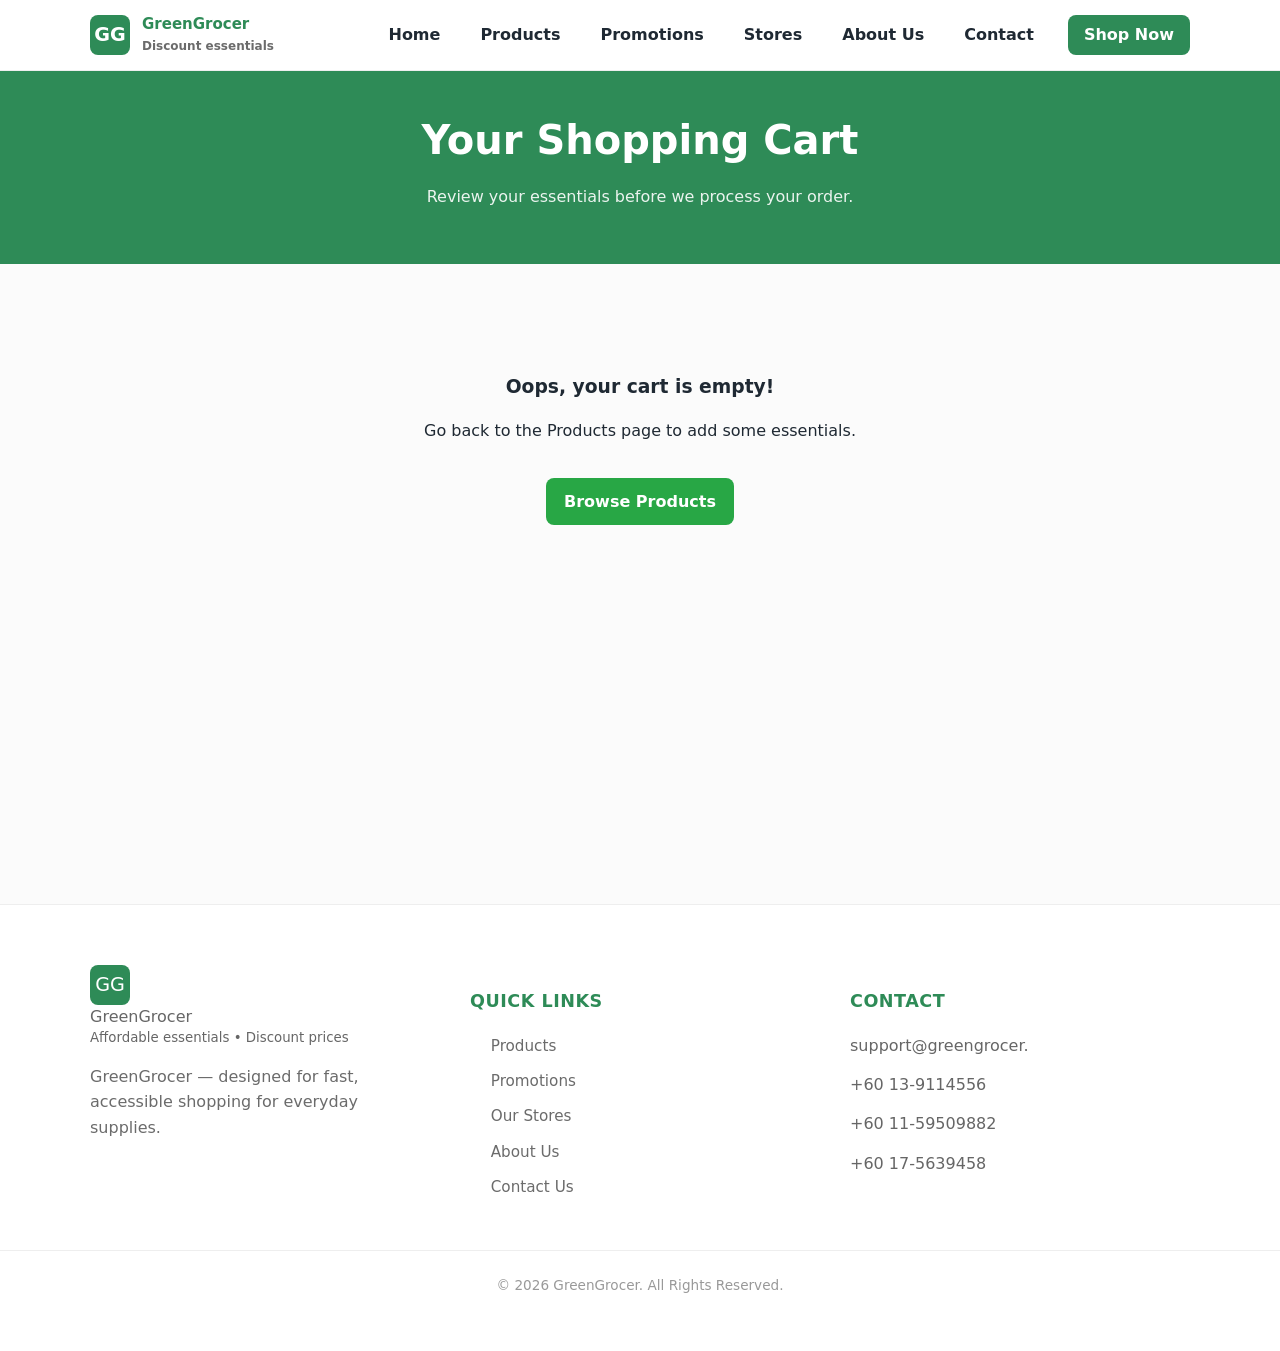
<file: shop now.html>
<html>
<head>
    <meta charset="utf-8" />
    <meta name="viewport" content="width=device-width,initial-scale=1" />
    <title>GreenGrocer — Checkout</title>
    <link rel="stylesheet" href="style.css">
</head>
<body>

  <header aria-label="Main header">
    <div class="container nav-row">
      <a class="brand" href="index.html">
        <div class="logo">GG</div>
        <div>
          <div style="font-size:15px">GreenGrocer</div>
          <div style="font-size:12px;color:var(--muted);margin-top:2px">Discount essentials</div>
        </div>
      </a>
      <nav class="nav-links">
        <ul>
            <li><a href="index.html">Home</a></li>
            <li><a href="products.html">Products</a></li>
            <li><a href="promotions.html">Promotions</a></li> 
            <li><a href="stores.html">Stores</a></li>
			<li><a href="about.html">About Us</a></li>
            <li><a href="contact.html">Contact</a></li>
            <li><a class="cta" href="shop now.html">Shop Now <span id="cart-count"></span></a></li>
        </ul>
      </nav>
    </div>
  </header>

  <section style="background: var(--brand-green); color: white; padding: 40px 0; text-align: center;">
    <div class="container">
      <h1 style="margin:0; font-size: 2.5rem;">Your Shopping Cart</h1>
      <p style="opacity: 0.9;">Review your essentials before we process your order.</p>
    </div>
  </section>

 <main class="container" style="margin-top: 40px; min-height: 60vh;">
    <div id="cartContent">
        <div style="display:flex; justify-content:space-between; align-items:center; border-bottom: 2px solid #eee; padding-bottom: 10px;">
           <h2>Items Selected</h2>
           <button onclick="clearCart()" style="background:none; border:none; color:red; cursor:pointer; font-weight:bold;">Clear All</button>
        </div>
        
        <div id="cartItemsList" style="margin: 20px 0;"></div>

        <div id="orderSummary">
            <div class="summary-row">
                <span>Subtotal:</span>
                <span id="subtotal">RM 0.00</span>
            </div>
            <div id="discountRow" style="display:none; color: #28a745; font-weight: bold;" class="summary-row">
                <span>Household Promo (10%):</span>
                <span id="discountVal">-RM 0.00</span>
            </div>
            <div class="total-row">
                <span>Total:</span>
                <span id="grandTotal">RM 0.00</span>
            </div>
            
            <button id="payBtn" class="add-btn" style="height: 55px; font-size: 1.2rem; margin-top: 20px;">Proceed to Pay!</button>
        </div>
    </div>

    <div id="receiptSection" class="receipt-card" style="display:none;">
        <div class="receipt-header">
            <div class="logo">GG</div>
            <h2>GreenGrocer</h2>
            <p>Official Receipt</p>
            <small class="muted">Order Ref: <span id="receiptRef"></span></small>
        </div>
        
        <hr class="dashed">
        
        <div id="receiptItems" class="receipt-list">
            </div>
        
        <hr class="dashed">
        
        <div class="receipt-footer">
            <div class="summary-row"><span>Method:</span> <strong id="receiptMethod"></strong></div>
            <div class="summary-row" style="font-size: 1.4rem; font-weight: 800; color: var(--brand-green);">
                <span>Total Paid:</span> 
                <span id="receiptTotal"></span>
            </div>
        </div>

        <div class="receipt-actions no-print">
            <button onclick="window.print()" class="btn-print">Print Receipt</button>
            <button onclick="window.location.href='index.html'" class="btn-secondary">Back to Home</button>
        </div>
        <p style="text-align: center; font-size: 0.8rem; color: #999; margin-top: 20px;">Please keep this for your 2026 tax records.</p>
    </div>

    <div id="emptyCartMsg" style="display:none; text-align:center; padding: 50px 0;">
        <h3>Oops, your cart is empty!</h3>
        <p>Go back to the Products page to add some essentials.</p>
        <a href="products.html" class="add-btn" style="display:inline-block; text-decoration:none; margin-top:20px; width:auto;">Browse Products</a>
    </div>
</main>

  <footer>
    <div class="container footer-content">
        <div class="footer-column brand-col">
            <div class="brand-row">
                <div class="logo">GG</div>
                <div>
                    <span class="footer-brand-name">GreenGrocer</span><br>
                    <small class="tagline">Affordable essentials • Discount prices</small>
                </div>
            </div>
            <p class="footer-desc">
                GreenGrocer — designed for fast, accessible shopping for everyday supplies. 
            </p>
        </div>

        <div class="footer-column">
			<h4>Quick Links</h4>
			<ul class="footer-links">
			<li><a href="products.html">Products</a></li>
			<li><a href="promotions.html">Promotions</a></li>
			<li><a href="stores.html">Our Stores</a></li>
			<li><a href="about.html">About Us</a></li>
			<li><a href="contact.html">Contact Us</a></li>
			</ul>
		</div>

        <div class="footer-column">
            <h4>Contact</h4>
            <p>support@greengrocer.</p>
            <p>+60 13-9114556</p>
			<p>+60 11-59509882</p>
			<p>+60 17-5639458</p>
        </div>
    </div>

    <div class="footer-bottom">
        <div class="container">
            © <span id="year">2026</span> GreenGrocer. All Rights Reserved.
        </div>
    </div>
</footer>

  <script src="javascript.js"></script>
</body>
</html>
</file>
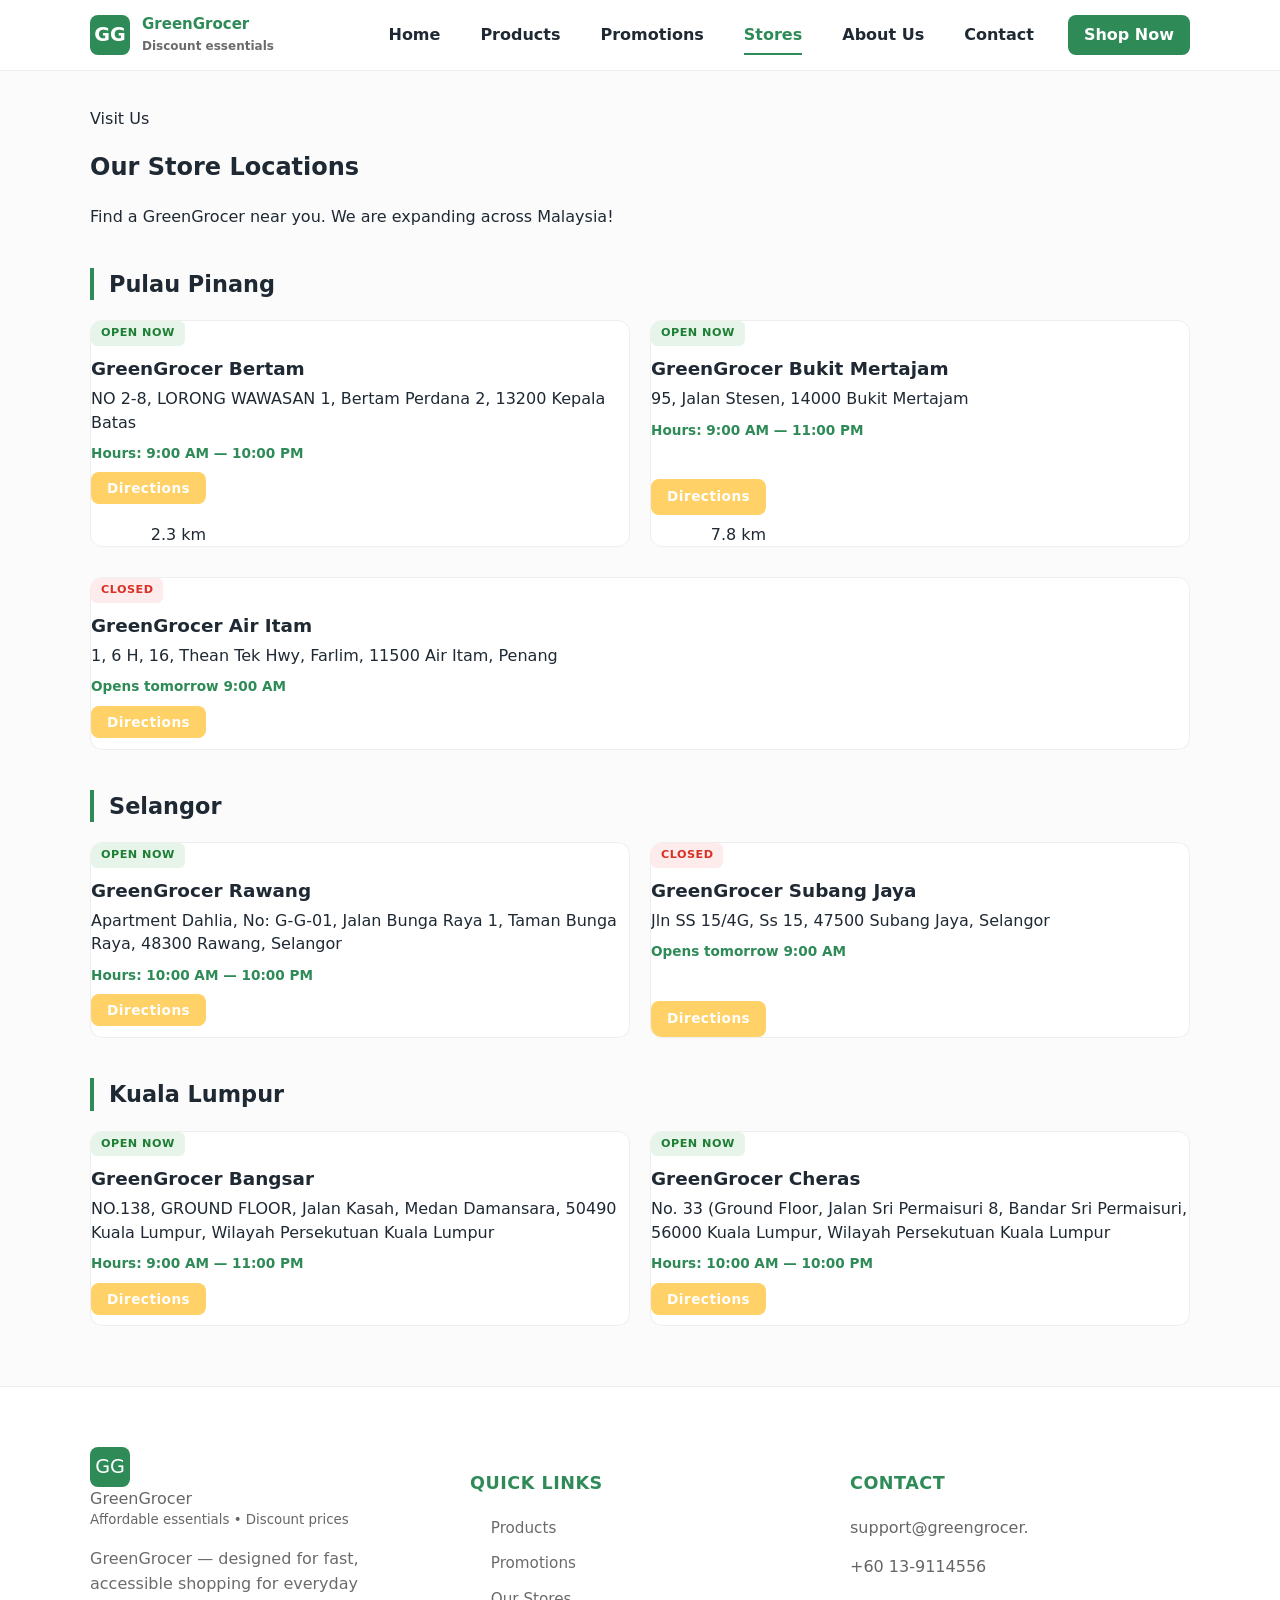
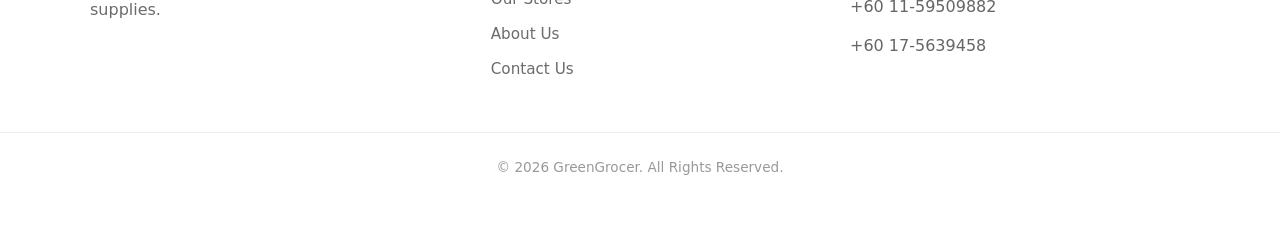
<file: stores.html>
<html>
<head>
  <meta charset="utf-8" />
  <meta name="viewport" content="width=device-width,initial-scale=1" />
  <title>GreenGrocer — Our Stores</title>
  <link rel="stylesheet" href="style.css">
</head>
<body>

  <header aria-label="Main header">
    <div class="container nav-row">
      <a class="brand" href="index.html">
        <div class="logo">GG</div>
        <div>
          <div style="font-size:15px">GreenGrocer</div>
          <div style="font-size:12px;color:var(--muted);margin-top:2px">Discount essentials</div>
        </div>
      </a>
      <nav class="nav-links">
  <ul>
    <li><a href="index.html">Home</a></li>
    <li><a href="products.html">Products</a></li>
    <li><a href="promotions.html">Promotions</a></li> 
	<li><a href="stores.html" class="active">Stores</a></li>
	<li><a href="about.html">About Us</a></li>
    <li><a href="contact.html">Contact</a></li>
    <li><a class="cta" href="shop now.html">Shop Now <span id="cart-count"></span></a></li>
  </ul>
</nav>
    </div>
  </header>

  <main class="container">
    <section id="stores" style="margin-top:36px">
        <span class="kicker">Visit Us</span>
        <h2>Our Store Locations</h2>
        <p class="muted">Find a GreenGrocer near you. We are expanding across Malaysia!</p>

        <h3 class="region-title">Pulau Pinang</h3>
        <div class="store-grid">
            
			<div class="card store-card">
                <div class="store-info">
                    <span class="status-badge open">Open Now</span>
                    <div class="store-name">GreenGrocer Bertam</div>
                    <div class="small muted">NO 2-8, LORONG WAWASAN 1, Bertam Perdana 2, 13200 Kepala Batas</div>
                    <div class="store-meta">Hours: 9:00 AM — 10:00 PM</div>
                </div>
                <div class="store-action">
                    <p><a class="tag" href="https://www.google.com/maps/place/ZAF+Daily+Fresh/@5.5256272,100.4485452,3524m/data=!3m1!1e3!4m6!3m5!1s0x304ad104db5e767d:0x7b1a96cfeac7e5bf!8m2!3d5.5256293!4d100.4588456!16s%2Fg%2F11yshqhwbq?entry=ttu&g_ep=EgoyMDI1MTIwOS4wIKXMDSoASAFQAw%3D%3D">Directions</a></p>
                    <div class="small muted">2.3 km</div>
                </div>
            </div>

            <div class="card store-card">
                <div class="store-info">
                    <span class="status-badge open">Open Now</span>
                    <div class="store-name">GreenGrocer Bukit Mertajam</div>
                    <div class="small muted">95, Jalan Stesen, 14000 Bukit Mertajam</div>
                    <div class="store-meta">Hours: 9:00 AM — 11:00 PM</div>
                </div>
                <div class="store-action">
                    <a class="tag" href="https://www.google.com/maps/place/ST+Fresh+Mart-Penang/@5.3619077,100.4628783,521m/data=!3m1!1e3!4m6!3m5!1s0x304ac9006e1f65f1:0x786cac7a271d136a!8m2!3d5.3622004!4d100.4614945!16s%2Fg%2F11lv4rgss0?entry=ttu&g_ep=EgoyMDI1MTIwOS4wIKXMDSoASAFQAw%3D%3D">Directions</a>
                    <div class="small muted">7.8 km</div>
                </div>
            </div>
        </div>
		
		<div class="card store-card">
                <div class="store-info">
                    <span class="status-badge closed">Closed</span>
                    <div class="store-name">GreenGrocer Air Itam</div>
                    <div class="small muted">1, 6 H, 16, Thean Tek Hwy, Farlim, 11500 Air Itam, Penang</div>
                    <div class="store-meta">Opens tomorrow 9:00 AM</div>
                </div>
                <div class="store-action">
                    <p><a class="tag" href="https://www.google.com/maps/place/HeroMarket+(All+Seasons+Place)/@5.3954624,100.2898477,294m/data=!3m1!1e3!4m6!3m5!1s0x304ac31c8e0bf5c5:0x2680950726e7bbfe!8m2!3d5.3948878!4d100.2894463!16s%2Fg%2F11fd6kg4sw?entry=ttu&g_ep=EgoyMDI1MTIwOS4wIKXMDSoASAFQAw%3D%3D">Directions</a></p>
                </div>
            </div>
        </div>

        <h3 class="region-title">Selangor</h3>
        <div class="store-grid">
            <div class="card store-card">
                <div class="store-info">
                    <span class="status-badge open">Open Now</span>
                    <div class="store-name">GreenGrocer Rawang</div>
                    <div class="small muted">Apartment Dahlia, No: G-G-01, Jalan Bunga Raya 1, Taman Bunga Raya, 48300 Rawang, Selangor</div>
                    <div class="store-meta">Hours: 10:00 AM — 10:00 PM</div>
                </div>
                <div class="store-action">
                    <p><a class="tag" href="https://www.google.com/maps/place/99+Speedmart+1533+Taman+Bunga+Raya/@3.4397772,101.5489201,1130m/data=!3m1!1e3!4m6!3m5!1s0x31cc6f37cc226a09:0x2ca3c86008e6ff0c!8m2!3d3.437392!4d101.548531!16s%2Fg%2F11c5rzl8tn?entry=ttu&g_ep=EgoyMDI1MTIwOS4wIKXMDSoASAFQAw%3D%3D">Directions</a></p>
                </div>
            </div>

            <div class="card store-card">
                <div class="store-info">
                    <span class="status-badge closed">Closed</span>
                    <div class="store-name">GreenGrocer Subang Jaya</div>
                    <div class="small muted">Jln SS 15/4G, Ss 15, 47500 Subang Jaya, Selangor</div>
                    <div class="store-meta">Opens tomorrow 9:00 AM</div>
                </div>
                <div class="store-action">
                    <a class="tag" href="https://www.google.com/maps/place/SS15+Courtyard/@3.0748076,101.5897683,1768m/data=!3m1!1e3!4m9!3m8!1s0x31cc4c59414652fd:0x3ea7ae70c3d21208!5m2!4m1!1i2!8m2!3d3.0779396!4d101.5864466!16s%2Fg%2F12hpgqrn2?entry=ttu&g_ep=EgoyMDI1MTIwOS4wIKXMDSoASAFQAw%3D%3D">Directions</a>
                </div>
            </div>
        </div>

        <h3 class="region-title">Kuala Lumpur</h3>
        <div class="store-grid">
            <div class="card store-card">
                <div class="store-info">
                    <span class="status-badge open">Open Now</span>
                    <div class="store-name">GreenGrocer Bangsar</div>
                    <div class="small muted">NO.138, GROUND FLOOR, Jalan Kasah, Medan Damansara, 50490 Kuala Lumpur, Wilayah Persekutuan Kuala Lumpur</div>
                    <div class="store-meta">Hours: 9:00 AM — 11:00 PM</div>
                </div>
                <div class="store-action">
                    <p><a class="tag" href="https://www.google.com/maps/place/BilaBila+Mart+-+Jalan+Kasah/@3.139643,101.653917,1768m/data=!3m1!1e3!4m6!3m5!1s0x31cc494a5275c5d5:0xdfcf1d850fc17915!8m2!3d3.1396434!4d101.6573745!16s%2Fg%2F11msdxhftx?entry=ttu&g_ep=EgoyMDI1MTIwOS4wIKXMDSoASAFQAw%3D%3D">Directions</a></p>
                </div>
            </div>

            <div class="card store-card">
                <div class="store-info">
                    <span class="status-badge open">Open Now</span>
                    <div class="store-name">GreenGrocer Cheras</div>
                    <div class="small muted">No. 33 (Ground Floor, Jalan Sri Permaisuri 8, Bandar Sri Permaisuri, 56000 Kuala Lumpur, Wilayah Persekutuan Kuala Lumpur</div>
                    <div class="store-meta">Hours: 10:00 AM — 10:00 PM</div>
                </div>
                <div class="store-action">
                    <p><a class="tag" href="https://www.google.com/maps/place/FamilyMart+Sri+Permaisuri+2/@3.1018555,101.705564,884m/data=!3m2!1e3!4b1!4m6!3m5!1s0x31cc3500149c7f2b:0xc650a8c1c2c4657!8m2!3d3.1018555!4d101.7081389!16s%2Fg%2F11mrn8wpsc?entry=ttu&g_ep=EgoyMDI1MTIwOS4wIKXMDSoASAFQAw%3D%3D">Directions</a></p>
                </div>
            </div>
        </div>
    </section>
</main>

  <footer>
    <div class="container footer-content">
        <div class="footer-column brand-col">
            <div class="brand-row">
                <div class="logo">GG</div>
                <div>
                    <span class="footer-brand-name">GreenGrocer</span><br>
                    <small class="tagline">Affordable essentials • Discount prices</small>
                </div>
            </div>
            <p class="footer-desc">
                GreenGrocer — designed for fast, accessible shopping for everyday supplies. 
            </p>
        </div>

        <div class="footer-column">
			<h4>Quick Links</h4>
			<ul class="footer-links">
			<li><a href="products.html">Products</a></li>
			<li><a href="promotions.html">Promotions</a></li>
			<li><a href="stores.html">Our Stores</a></li>
			<li><a href="about.html">About Us</a></li>
			<li><a href="contact.html">Contact Us</a></li>
			</ul>
		</div>

        <div class="footer-column">
            <h4>Contact</h4>
            <p>support@greengrocer.</p>
            <p>+60 13-9114556</p>
			<p>+60 11-59509882</p>
			<p>+60 17-5639458</p>
        </div>
    </div>

    <div class="footer-bottom">
        <div class="container">
            © <span id="year">2026</span> GreenGrocer. All Rights Reserved.
        </div>
    </div>
</footer>

  <script src="javascript.js"></script>
</body>
</html>
</file>
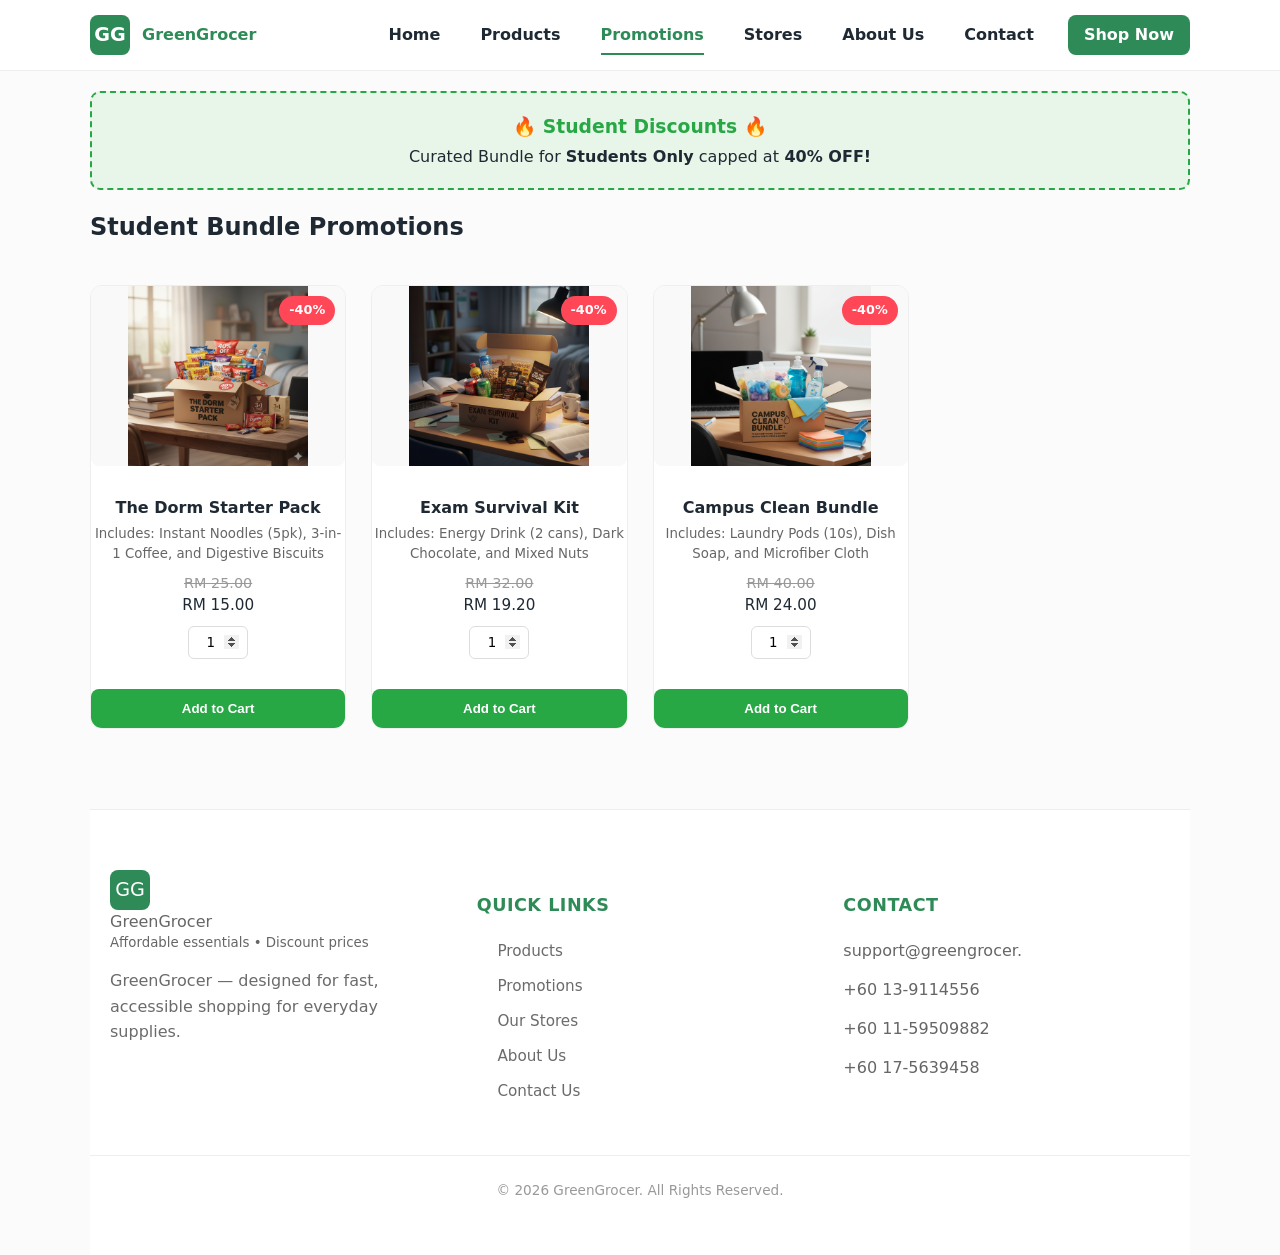
<file: student.html>
<html>
<head>
    <meta charset="utf-8">
    <title>GreenGrocer — Products</title>
    <link rel="stylesheet" href="style.css">
</head>
<body>
    <header>
        <div class="container nav-row">
            <a class="brand" href="index.html"><div class="logo">GG</div>GreenGrocer</a>
            <nav class="nav-links">
                <ul>
                    <li><a href="index.html">Home</a></li>
                    <li><a href="products.html">Products</a></li>
                    <li><a href="promotions.html" class="active">Promotions</a></li>
                    <li><a href="stores.html">Stores</a></li>
					<li><a href="about.html">About Us</a></li>
                    <li><a href="contact.html">Contact</a></li>
                    <li><a class="cta" href="shop now.html">Shop Now <span id="cart-count"></span></a></li>
                </ul>
            </nav>
        </div>
    </header>
	
	<main class="container">
    <div class="promo-banner" style="background: #e8f5e9; padding: 20px; border-radius: 10px; margin: 20px 0; border: 2px dashed #28a745; text-align: center;">
        <h3 style="color: #28a745; margin: 0;">🔥 Student Discounts 🔥</h3>
        <p style="margin: 5px 0 0;">Curated Bundle for <strong>Students Only</strong> capped at<strong> 40% OFF!</strong>
    </div>

    <h2>Student Bundle Promotions</h2>
    <div class="grid" id="productGrid">
        
		<div class="card" data-category="groceries">
            <span class="discount-badge">-40%</span>
            <img src="promo/dorm.png" alt="Dorm Starter">
            <h4>The Dorm Starter Pack</h4>
            <small style="display:block; margin-bottom: 10px; color: #666;">Includes: Instant Noodles (5pk), 3-in-1 Coffee, and Digestive Biscuits</small>
            <div class="price">
                <span style="text-decoration: line-through; color: #999; font-size: 0.9rem;">RM 25.00</span><br>
                RM 15.00
            </div>
            <div class="qty-container">
                <input type="number" class="qty-input" value="1" min="1">
            </div>
            <button class="add-btn">Add to Cart</button>
        </div>

        <div class="card" data-category="groceries">
            <span class="discount-badge">-40%</span>
            <img src="promo/exam.png" alt="Exam Survival">
            <h4>Exam Survival Kit</h4>
            <small style="display:block; margin-bottom: 10px; color: #666;">Includes: Energy Drink (2 cans), Dark Chocolate, and Mixed Nuts</small>
            <div class="price">
                <span style="text-decoration: line-through; color: #999; font-size: 0.9rem;">RM 32.00</span><br>
                RM 19.20
            </div>
            <div class="qty-container">
                <input type="number" class="qty-input" value="1" min="1">
            </div>
            <button class="add-btn">Add to Cart</button>
        </div>

        <div class="card" data-category="household">
            <span class="discount-badge">-40%</span>
            <img src="promo/clean.png" alt="Clean Campus">
            <h4>Campus Clean Bundle</h4>
            <small style="display:block; margin-bottom: 10px; color: #666;">Includes: Laundry Pods (10s), Dish Soap, and Microfiber Cloth</small>
            <div class="price">
                <span style="text-decoration: line-through; color: #999; font-size: 0.9rem;">RM 40.00</span><br>
                RM 24.00
            </div>
            <div class="qty-container">
                <input type="number" class="qty-input" value="1" min="1">
            </div>
            <button class="add-btn">Add to Cart</button>
        </div>
    </div>
	
	<footer>
    <div class="container footer-content">
        <div class="footer-column brand-col">
            <div class="brand-row">
                <div class="logo">GG</div>
                <div>
                    <span class="footer-brand-name">GreenGrocer</span><br>
                    <small class="tagline">Affordable essentials • Discount prices</small>
                </div>
            </div>
            <p class="footer-desc">
                GreenGrocer — designed for fast, accessible shopping for everyday supplies. 
            </p>
        </div>

        <div class="footer-column">
			<h4>Quick Links</h4>
			<ul class="footer-links">
			<li><a href="products.html">Products</a></li>
			<li><a href="promotions.html">Promotions</a></li>
			<li><a href="stores.html">Our Stores</a></li>
			<li><a href="about.html">About Us</a></li>
			<li><a href="contact.html">Contact Us</a></li>
			</ul>
		</div>

        <div class="footer-column">
            <h4>Contact</h4>
            <p>support@greengrocer.</p>
            <p>+60 13-9114556</p>
			<p>+60 11-59509882</p>
			<p>+60 17-5639458</p>
        </div>
    </div>

    <div class="footer-bottom">
        <div class="container">
            © <span id="year">2026</span> GreenGrocer. All Rights Reserved.
        </div>
    </div>
</footer>

    <script src="javascript.js"></script>
</body>
</html>
</file>
<file: style.css>
:root {
    --brand-green: #2e8b57;
    --brand-hover: #1e5c3a;
    --accent-yellow: #ffd166;
    --bg: #ffffff;
    --muted: #6b6b6b;
    --dark: #1f2933;
    --card-shadow: 0 6px 18px rgba(31,41,51,0.08);
    --radius: 12px;
    --max-width: 1100px;
}

* { box-sizing: border-box; }

body {
    margin: 0;
    font-family: 'Inter', system-ui, -apple-system, sans-serif;
    color: var(--dark);
    background: #fbfbfb;
    line-height: 1.45;
}

.container {
    width: calc(100% - 40px);
    max-width: var(--max-width);
    margin: 0 auto;
}

/* --- NAVIGATION --- */
header {
    background: rgba(255,255,255,0.95);
    backdrop-filter: blur(5px);
    position: sticky;
    top: 0;
    z-index: 100;
    border-bottom: 1px solid #eee;
}

.nav-row {
    height: 70px;
    display: flex;
    align-items: center;
    justify-content: space-between;
}

.brand {
    display: flex;
    gap: 12px;
    align-items: center;
    font-weight: 700;
    color: var(--brand-green);
    text-decoration: none;
}

.logo {
    width: 40px;
    height: 40px;
    background: var(--brand-green);
    color: white;
    border-radius: 8px;
    display: flex;
    align-items: center;
    justify-content: center;
    font-size: 1.2rem;
}

nav ul {
    display: flex;
    gap: 8px;
    list-style: none;
    align-items: center;
    margin: 0;
    padding: 0;
}

nav a {
    text-decoration: none;
    font-weight: 700;
    color: var(--dark);
    padding: 8px 16px;
    border-radius: 6px;
    transition: all 0.3s ease;
    display: flex; /* Added to keep text and badge aligned */
    align-items: center;
    position: relative;
}

nav a:not(.cta):hover {
    color: var(--brand-green);
    background: rgba(46, 139, 87, 0.05);
}

nav a.active { color: var(--brand-green); }

nav a.active::after {
    content: '';
    position: absolute;
    bottom: 0;
    left: 16px;
    right: 16px;
    height: 2px;
    background: var(--brand-green);
}

.cta {
    background: var(--brand-green);
    color: white !important;
    border-radius: 8px;
    margin-left: 10px;
}

.cta:hover {
    background: var(--brand-hover);
    transform: translateY(-1px);
    box-shadow: 0 4px 12px rgba(46, 139, 87, 0.2);
}

/* --- HERO SECTION --- */
.hero-section {
    padding: 60px 0;
    background: linear-gradient(to right, #ffffff, #f0fdf4);
}

.hero-grid {
    display: grid;
    grid-template-columns: 1.2fr 1fr;
    gap: 40px;
    align-items: center;
}

.hero-text h1 {
    font-size: 3.5rem;
    line-height: 1.1;
    margin: 15px 0;
}

.highlight { color: var(--brand-green); }

.hero-btns { display: flex; gap: 15px; margin-top: 30px; }

.cta-primary {
    background: var(--brand-green);
    color: white;
    padding: 15px 30px;
    border-radius: 8px;
    text-decoration: none;
    font-weight: 700;
}

.cta-outline {
    border: 2px solid var(--brand-green);
    color: var(--brand-green);
    padding: 13px 30px;
    border-radius: 8px;
    text-decoration: none;
    font-weight: 700;
}

.hero-image img {
    width: 100%;
    border-radius: 20px;
    box-shadow: 20px 20px 60px rgba(0,0,0,0.1);
}

/* --- MOBILE HAMBURGER MENU --- */
.menu-trigger {
    display: none; /* Hidden on desktop */
    flex-direction: column;
    gap: 5px;
    cursor: pointer;
}

.menu-trigger span {
    width: 25px;
    height: 3px;
    background: var(--dark);
    border-radius: 3px;
    transition: 0.3s;
}

.mobile-menu-overlay {
    display: none;
    background: white;
    padding: 20px;
    border-bottom: 1px solid #eee;
    text-align: center;
}

.mobile-menu-overlay a {
    display: block;
    padding: 15px;
    color: var(--dark);
    text-decoration: none;
    font-weight: 600;
}

/* --- MOBILE RESPONSIVE --- */
@media (max-width: 768px) {
    .hero-grid { grid-template-columns: 1fr; text-align: center; }
    .hero-text h1 { font-size: 2.2rem; }
    .hero-btns { justify-content: center; }
    .nav-links { display: none; } /* Hide regular nav */
    .menu-trigger { display: flex; } /* Show hamburger */
    .hero-image { order: -1; } /* Image on top for mobile */
}

/* --- CAROUSEL REFINEMENTS --- */
.carousel {
    position: relative;
    overflow: hidden; /* Important: Hides the slides that are not active */
    border-radius: var(--radius);
    box-shadow: var(--card-shadow);
}

.slides {
    display: flex;
    transition: transform 0.6s cubic-bezier(0.4, 0, 0.2, 1); /* Smooth sliding effect */
    will-change: transform;
}

.slide {
    min-width: 100%; /* Each slide takes full width of the container */
    padding: 60px 40px;
    color: white;
    display: flex;
    flex-direction: column;
    justify-content: center;
    align-items: center;
    text-align: center;
}

/* Specific Backgrounds for Carousel Slides */

.bg-pantry {
    background: linear-gradient(rgba(0,0,0,0.4), rgba(0,0,0,0.4)), 
                url('promo/front3.png') center/cover no-repeat;
}

.bg-cleaning {
    background: linear-gradient(rgba(0,0,0,0.4), rgba(0,0,0,0.4)), 
                url('promo/front1.png') center/cover no-repeat;
}


.bg-student {
    background: linear-gradient(rgba(0,0,0,0.4), rgba(0,0,0,0.4)), 
                url('promo/front2.png') center/cover no-repeat;
}

/* Navigation Dots */
.dots {
    position: absolute;
    bottom: 20px;
    left: 50%;
    transform: translateX(-50%);
    display: flex;
    gap: 10px;
    z-index: 10;
}

.dot {
    width: 12px;
    height: 12px;
    background: rgba(255, 255, 255, 0.4);
    border-radius: 50%;
    cursor: pointer;
    transition: 0.3s;
}

.dot.active {
    background: var(--white);
    transform: scale(1.3);
}
/* --- CAROUSEL ARROWS --- */
.carousel-prev, .carousel-next {
    position: absolute;
    top: 50%;
    transform: translateY(-50%);
    background: rgba(0, 0, 0, 0.3);
    color: white;
    border: none;
    padding: 15px 10px;
    cursor: pointer;
    z-index: 20;
    font-size: 1.5rem;
    border-radius: 4px;
    transition: background 0.3s;
}

.carousel-prev:hover, .carousel-next:hover {
    background: rgba(0, 0, 0, 0.6);
}

.carousel-prev { left: 10px; }
.carousel-next { right: 10px; }

/* Hide arrows on small mobile screens to keep it clean */
@media (max-width: 480px) {
    .carousel-prev, .carousel-next { display: none; }
}
/* Ensure buttons in the carousel are easily clickable */
.slide .promo-btn {
    margin-top: 20px;
    z-index: 25; /* Ensures button stays above slide backgrounds */
    box-shadow: 0 4px 15px rgba(0,0,0,0.2);
    border: 2px solid transparent;
}

.slide .promo-btn:hover {
    border-color: white; /* Adds a nice highlight on hover */
    background-color: var(--brand-hover);
}

/* Specific text styling for the carousel headers */
.slide h3 {
    font-size: 2.5rem;
    font-weight: 800;
    margin-bottom: 10px;
    text-shadow: 0 2px 4px rgba(0,0,0,0.3);
}

.slide p {
    font-size: 1.2rem;
    margin-bottom: 10px;
    opacity: 0.9;
}

/* --- PRODUCT GRID (COLLISION PROTECTION) --- */
.grid {
    display: grid;
    grid-template-columns: repeat(auto-fill, minmax(230px, 1fr));
    gap: 20px;
    padding: 20px 0;
}

.card {
    background: var(--white);
    border: 1px solid #edf2f7;
    border-radius: var(--radius);
    padding: 20px;
    text-align: center;
    display: flex;
    flex-direction: column;
    justify-content: space-between;
    transition: transform 0.2s ease;
    position: relative;
}

.card:not(.store-card):hover {
    transform: translateY(-5px); /* Lift effect per recent design */
    box-shadow: var(--card-shadow);
}

.card img {
    width: 100%; height: 180px; object-fit: contain;
    background-color: #f9f9f9; border-radius: 8px; margin-bottom: 15px;
}

.card h4 { margin: 15px 0 5px; font-weight: 700; }
.card .price { font-size: 0.95rem; font-weight: 500; margin-bottom: 10px; }

/* --- BUTTONS & QUANTITY --- */
.add-btn, .send-btn {
    background: var(--brand-green);
    color: white;
    border: none;
    padding: 12px;
    border-radius: 6px;
    font-weight: 700;
    cursor: pointer;
    width: 100%;
    transition: background 0.2s;
}

.add-btn:hover, .send-btn:hover { background: var(--brand-hover); }

.qty-input {
    border: 1px solid #d1d9e0;
    border-radius: 4px;
    padding: 5px;
    width: 50px;
    text-align: center;
    margin-bottom: 15px;
}

/* --- CART BADGE POP-OUT STYLE --- */
#cart-count {
    background-color: #ff4757; /* Bright red */
    color: white;
    font-size: 0.7rem;
    font-weight: 800;
    padding: 2px 6px;
    border-radius: 20px;
    margin-left: 8px;
    min-width: 20px;
    text-align: center;
    display: none; /* Hidden via JS when empty */
    animation: badgePop 0.3s ease-out;
}

@keyframes badgePop {
    0% { transform: scale(0.5); opacity: 0; }
    100% { transform: scale(1); opacity: 1; }
}

/* --- SEARCH & FILTERS --- */
.search-section { margin: 25px 0; }
.search-container { display: flex; gap: 10px; align-items: center; }
.search-box { 
    flex: 2; display: flex; background: white;
    border: 1px solid #ddd; border-radius: 10px; overflow: hidden; 
}
.search-box input { border: none; padding: 12px; width: 100%; outline: none; }
.search-box button { 
    background: var(--brand-green); color: white; 
    border: none; padding: 0 25px; cursor: pointer; 
}

/* Quantity Selector Layout */
.qty-container {
    margin-bottom: 15px;
    display: flex;
    align-items: center;
    justify-content: center;
    gap: 10px;
}

.qty-label {
    font-size: 0.85rem;
    color: var(--muted);
    font-weight: 600;
}

/* The Input Field Styling */
.qty-input {
    width: 60px;
    padding: 8px;
    border-radius: 6px;
    border: 1px solid #ddd;
    text-align: center;
    font-family: inherit;
    transition: all 0.3s ease;
}

/* Interactive States */
.qty-input:focus {
    border-color: var(--brand-green);
    outline: none;
    box-shadow: 0 0 0 3px rgba(46, 139, 87, 0.15);
}

/* Removes arrows from number input for a cleaner look (optional) */
.qty-input::-webkit-inner-spin-button,
.qty-input::-webkit-outer-spin-button {
    opacity: 1; /* Keep them visible for accessibility, or 0 to hide */
}

/* --- CHECKOUT / SHOP NOW SPECIFIC STYLES --- */
#cartItemsList div {
    display: flex;
    justify-content: space-between;
    padding: 15px 0;
    border-bottom: 1px solid #eee;
    font-size: 1.05rem;
}

#orderSummary {
    background: white;
    padding: 30px;
    border-radius: var(--radius);
    box-shadow: var(--card-shadow);
    border: 1px solid #eee;
    margin-top: 30px;
}

.summary-row {
    display: flex;
    justify-content: space-between;
    margin-bottom: 12px;
}

.total-row {
    border-top: 2px solid #eee;
    padding-top: 20px;
    font-size: 1.5rem;
    font-weight: 800;
    color: var(--dark);
}

/* --- PRODUCT GRID --- */
.grid {
    display: grid;
    grid-template-columns: repeat(auto-fill, minmax(220px, 1fr));
    gap: 25px;
    padding: 20px 0;
}

.card {
    background: white;
    border: 1px solid #eee;
    border-radius: var(--radius);
    padding: 20px;
    text-align: center;
    transition: all 0.3s cubic-bezier(0.175, 0.885, 0.32, 1.275);
    cursor: pointer;
}

.card:hover {
    transform: scale(1.05);
    border-color: var(--brand-green);
    box-shadow: 0 10px 25px rgba(0,0,0,0.1);
}

.card img {
    width: 100%; height: 180px; object-fit: contain;
    background-color: #f9f9f9; border-radius: 8px; margin-bottom: 15px;
}

.add-btn {
    background: #28a745; color: white; border: none;
    padding: 12px 18px; border-radius: 8px; cursor: pointer;
    font-weight: 600; width: 100%; transition: 0.2s;
}

.add-btn:hover { background: var(--brand-hover); }

.discount-badge {
    position: absolute;
    top: 10px;
    right: 10px;
    background: #ff4757;
    color: white;
    padding: 5px 10px;
    border-radius: 20px;
    font-size: 0.8rem;
    font-weight: bold;
    z-index: 1;
}

.card {
    position: relative; /* Necessary to position the badge */
}

/* --- PROMOTIONS PAGE SPECIFIC DESIGN --- */
.card {
    overflow: hidden; /* Ensures the yellow banner fits perfectly at the top corners */
    display: flex;
    flex-direction: column;
    padding: 0 !important; /* We will use internal padding for content instead */
}

/* The Yellow Banner at the top of each promo card */
.tag {
    width: 100%; /* Spans the full width of the card */
    background: #ffd166 !important; /* Matches --accent-yellow */
    color: white;
    text-align: center;
    padding: 8px 0;
    font-weight: 800;
    font-size: 0.85rem;
    letter-spacing: 0.5px;
    border-radius: 0; /* Flat against the card top */
    margin-bottom: 0;
}

/* Container for the text content within the card */
.promo-inner {
    padding: 24px;
    text-align: center;
    flex: 1;
}

.promo-inner h3 {
    margin: 15px 0 10px 0;
    font-size: 1.4rem;
    font-weight: 800;
    color: #1a2b3c;
}

/* THE WIDER PILL BUTTON DESIGN */
.promo-btn {
    display: inline-block;
    background-color: var(--brand-green);
    color: white !important;
    text-decoration: none;
    
    /* Increased horizontal padding (35px) for the 'wider' look you requested */
    padding: 10px 35px; 
    
    border-radius: 25px; /* Pill design */
    font-weight: 700;
    font-size: 0.9rem;
    transition: all 0.3s ease;
    border: none;
    margin-top: 15px;
}

.promo-btn:hover {
    background-color: var(--brand-hover);
    transform: translateY(-2px);
    box-shadow: 0 4px 12px rgba(46, 139, 87, 0.2);
}

/* --- ABOUT PAGE STATS & BRANCHES --- */
.stats-section {
    background: var(--brand-green);
    color: white;
    padding: 60px 0;
    text-align: center;
}

.stats-grid {
    display: grid;
    grid-template-columns: repeat(3, 1fr);
    gap: 30px;
}

.stat-item h2 {
    font-size: 3.5rem;
    color: var(--accent-yellow);
    margin: 0;
}

.stat-item p {
    font-weight: 700;
    text-transform: uppercase;
    letter-spacing: 1px;
    margin-top: 10px;
}

.branches-container {
    display: flex;
    flex-wrap: wrap;
    justify-content: center;
    gap: 15px;
}

.branch-pill {
    background: white;
    border: 2px solid var(--brand-green);
    color: var(--brand-green);
    padding: 10px 25px;
    border-radius: 50px;
    font-weight: 700;
    transition: 0.3s;
}

.branch-pill:hover {
    background: var(--brand-green);
    color: white;
}

@media (max-width: 768px) {
    .stats-grid { grid-template-columns: 1fr; gap: 40px; }
}

/* Ensures the about grid splits correctly on desktop and stacks on mobile */
.about-grid {
    display: grid;
    grid-template-columns: 1.2fr 1fr;
    gap: 50px;
    align-items: center;
}

/* Image scaling fix */
.responsive-about-img {
    width: 100%;
    height: auto; /* Maintains aspect ratio */
    max-height: 500px; /* Limits size on large screens */
    object-fit: cover; /* Crops nicely if needed */
    border-radius: var(--radius);
    box-shadow: var(--card-shadow);
}

/* Branch Pill Enhancements */
.branches-container {
    display: flex;
    flex-wrap: wrap;
    justify-content: center;
    gap: 12px;
}

.branch-pill {
    background: #fff;
    border: 2px solid var(--brand-green);
    color: var(--brand-green);
    padding: 12px 24px;
    border-radius: 50px;
    font-weight: 700;
    font-size: 0.9rem;
    transition: 0.3s ease;
}

.branch-pill:hover {
    background: var(--brand-green);
    color: white;
    transform: translateY(-3px);
}

/* Stats Styling */
.stats-section {
    background: var(--brand-green);
    color: white;
    padding: 80px 0;
}

.stat-item h2 {
    font-size: 4rem;
    font-weight: 800;
    color: var(--accent-yellow);
    margin-bottom: 5px;
}

@media (max-width: 768px) {
    .about-grid {
        grid-template-columns: 1fr;
        text-align: center;
    }
    .about-image {
        order: -1; /* Puts image above text on mobile */
    }
}
/* --- STORE & REGION LAYOUT --- */

.region-title {
    margin: 40px 0 20px 0;
    padding-left: 15px;
    border-left: 4px solid var(--brand-green);
    font-size: 1.4rem;
    font-weight: 700;
}

.store-grid {
    display: grid;
    grid-template-columns: repeat(auto-fit, minmax(400px, 1fr));
    gap: 20px;
    margin-bottom: 30px;
}

/* Specific styling for store cards to override general product card styles */
.card.store-card {
    display: flex;
    justify-content: space-between;
    align-items: flex-start;
    text-align: left;
    padding: 24px;
    cursor: default; /* Not a product, so change cursor */
}

.card.store-card:hover {
    transform: translateY(-5px); /* Lift up rather than scale up */
}

.store-info {
    flex: 1;
}

.store-name {
    font-size: 1.15rem;
    font-weight: 700;
    margin: 10px 0 5px 0;
    color: var(--dark);
}

.store-meta {
    margin-top: 10px;
    font-size: 0.85rem;
    font-weight: 600;
    color: var(--brand-green);
}

/* Status Badges (Open/Closed) */
.status-badge {
    display: inline-block;
    padding: 4px 10px;
    border-radius: 6px;
    font-size: 0.7rem;
    font-weight: 800;
    text-transform: uppercase;
    letter-spacing: 0.5px;
}

.status-badge.open {
    background: #e6f4ea;
    color: #1e7e34;
}

.status-badge.closed {
    background: #feebeb;
    color: #d93025;
}

.store-action {
    text-align: right;
    display: flex;
    flex-direction: column;
    align-items: flex-end;
    gap: 8px;
}

.tag {
    background: var(--brand-green);
    color: white;
    text-decoration: none;
    padding: 8px 16px;
    border-radius: 8px;
    font-size: 0.85rem;
    font-weight: 600;
    transition: 0.2s;
}

.tag:hover {
    background: var(--brand-hover);
    box-shadow: 0 4px 10px rgba(0,0,0,0.1);
}

/* --- CONTACT FORM STYLES --- */
.contact-section { margin-top: 60px; max-width: 800px; }

.contact-form {
    background: white;
    padding: 40px;
    border-radius: var(--radius);
    box-shadow: var(--card-shadow);
    display: grid;
    gap: 20px;
    margin-top: 30px;
}

.form-row { display: grid; grid-template-columns: 1fr 1fr; gap: 20px; }

.contact-form label span {
    display: block;
    margin-bottom: 8px;
    font-weight: 600;
}

.contact-form input, 
.contact-form textarea, 
.contact-form select {
    width: 100%;
    padding: 12px;
    border: 1px solid #ddd;
    border-radius: 8px;
    font-family: inherit;
    transition: 0.3s;
}

.contact-form input:focus, 
.contact-form textarea:focus {
    border-color: var(--brand-green);
    outline: none;
    box-shadow: 0 0 0 3px rgba(46, 139, 87, 0.1);
}

.send-btn { border: none; padding: 15px; font-size: 1rem; cursor: pointer; }

/* --- NOTIFICATION TOAST --- */
.toast {
    position: fixed;
    bottom: 30px;
    right: 30px;
    background: #1f2933;
    color: white;
    padding: 20px;
    border-radius: 12px;
    box-shadow: 0 10px 30px rgba(0,0,0,0.2);
    display: none; /* Hidden by default */
    z-index: 1000;
    max-width: 350px;
    transform: translateY(100px);
    transition: transform 0.5s cubic-bezier(0.175, 0.885, 0.32, 1.275);
}

.toast.show {
    display: block;
    transform: translateY(0);
}

.toast-content { display: flex; gap: 15px; align-items: flex-start; }
.toast-icon {
    background: var(--brand-green);
    width: 30px;
    height: 30px;
    border-radius: 50%;
    display: flex;
    align-items: center;
    justify-content: center;
    font-weight: bold;
    flex-shrink: 0;
}

.toast-message strong { display: block; margin-bottom: 4px; color: var(--accent-yellow); }
.toast-message p { margin: 0; font-size: 0.85rem; opacity: 0.9; }

@media (max-width: 600px) {
    .form-row { grid-template-columns: 1fr; }
    .toast { left: 20px; right: 20px; bottom: 20px; }
}

/* --- CLEAN MODERN FOOTER --- */
footer {
    background-color: #f8f9fa; /* Very light gray */
    padding: 60px 0 30px 0;
    border-top: 1px solid #eaeaea; /* Subtle separation line */
    color: var(--dark);
    margin-top: 80px;
}

.footer-content {
    display: grid;
    grid-template-columns: 2fr 1fr 1fr; /* Gives the brand description more space */
    gap: 40px;
}

.footer-column h4 {
    color: var(--brand-green);
    font-weight: 800;
    margin-bottom: 20px;
    font-size: 1.1rem;
    text-transform: uppercase;
    letter-spacing: 0.5px;
}

.footer-desc {
    color: var(--muted);
    line-height: 1.6;
    max-width: 350px;
}

.footer-bottom {
    margin-top: 40px;
    padding-top: 25px;
    border-top: 1px solid #eee;
    text-align: center;
    color: #999;
    font-size: 0.9rem;
}

/* --- FOOTER --- */
footer {
    background-color: #fff; padding: 60px 0 30px 0;
    border-top: 1px solid #eee; color: #666; margin-top: 60px;
}

.footer-content {
    display: flex; justify-content: space-between;
    flex-wrap: wrap; gap: 40px; margin-bottom: 40px;
}

.footer-column { flex: 1; min-width: 200px; }

.footer-bottom {
    border-top: 1px solid #eee; padding: 25px 0;
    text-align: center; font-size: 0.85rem; color: #999;
}

/* --- IMPROVED FOOTER LINKS --- */
.footer-links {
    list-style: none; 
    padding: 0;
    margin: 0;
}

.footer-links li {
    margin-bottom: 12px; 
}

.footer-links a {
    text-decoration: none;
    color: var(--muted);
    font-size: 0.95rem;
    font-weight: 500;
    transition: all 0.3s ease;
    display: inline-flex;
    align-items: center;
}

/* Add a custom arrow before the link text */
.footer-links a::before {
    content: '→';
    margin-right: 8px;
    color: var(--brand-green);
    opacity: 0;
    transform: translateX(-10px);
    transition: all 0.3s ease;
}

/* Hover Effect: Text turns green and arrow slides in */
.footer-links a:hover {
    color: var(--brand-green);
    transform: translateX(5px);
}

.footer-links a:hover::before {
    opacity: 1;
    transform: translateX(0);
}
/* --- MEDIA QUERIES --- */
@media (max-width: 768px) {
    .nav-row { flex-direction: column; height: auto; padding: 15px 0; gap: 15px; }
    nav ul { flex-wrap: wrap; justify-content: center; }
    .search-container { flex-direction: column; align-items: stretch; }
    #orderSummary { padding: 20px; }
}

/* Print styles to show only the receipt when the user clicks 'Print' */
@media print {
    header, footer, .add-btn, section {
        display: none !important;
    }
    #receiptSection {
        border: none;
        box-shadow: none;
        margin: 0;
        padding: 0;
    }
}

/* --- ENHANCED RECEIPT STYLES --- */
.receipt-card {
    background: white;
    max-width: 500px;
    margin: 30px auto;
    padding: 40px;
    border-radius: var(--radius);
    box-shadow: var(--card-shadow);
    border: 1px solid #eee;
}

.receipt-header {
    text-align: center;
    margin-bottom: 20px;
}

.receipt-header .logo {
    margin: 0 auto 10px;
}

.dashed {
    border: none;
    border-top: 2px dashed #eee;
    margin: 20px 0;
}

.receipt-list {
    margin: 20px 0;
}

.receipt-actions {
    display: flex;
    gap: 10px;
    margin-top: 30px;
}

.btn-print {
    background: #444;
    color: white;
    border: none;
    padding: 12px 20px;
    border-radius: 8px;
    cursor: pointer;
    flex: 1;
    font-weight: 600;
}

.btn-secondary {
    background: #f1f1f1;
    color: var(--dark);
    border: 1px solid #ddd;
    padding: 12px 20px;
    border-radius: 8px;
    cursor: pointer;
    flex: 1;
    font-weight: 600;
}

/* --- PRINT OPTIMIZATION --- */
@media print {
    body { background: white; }
    header, footer, .receipt-actions, #cartContent, .no-print, section {
        display: none !important;
    }
    .receipt-card {
        box-shadow: none;
        border: none;
        margin: 0;
        width: 100%;
        max-width: none;
    }
    .container { width: 100%; max-width: none; margin: 0; }
}
</file>
